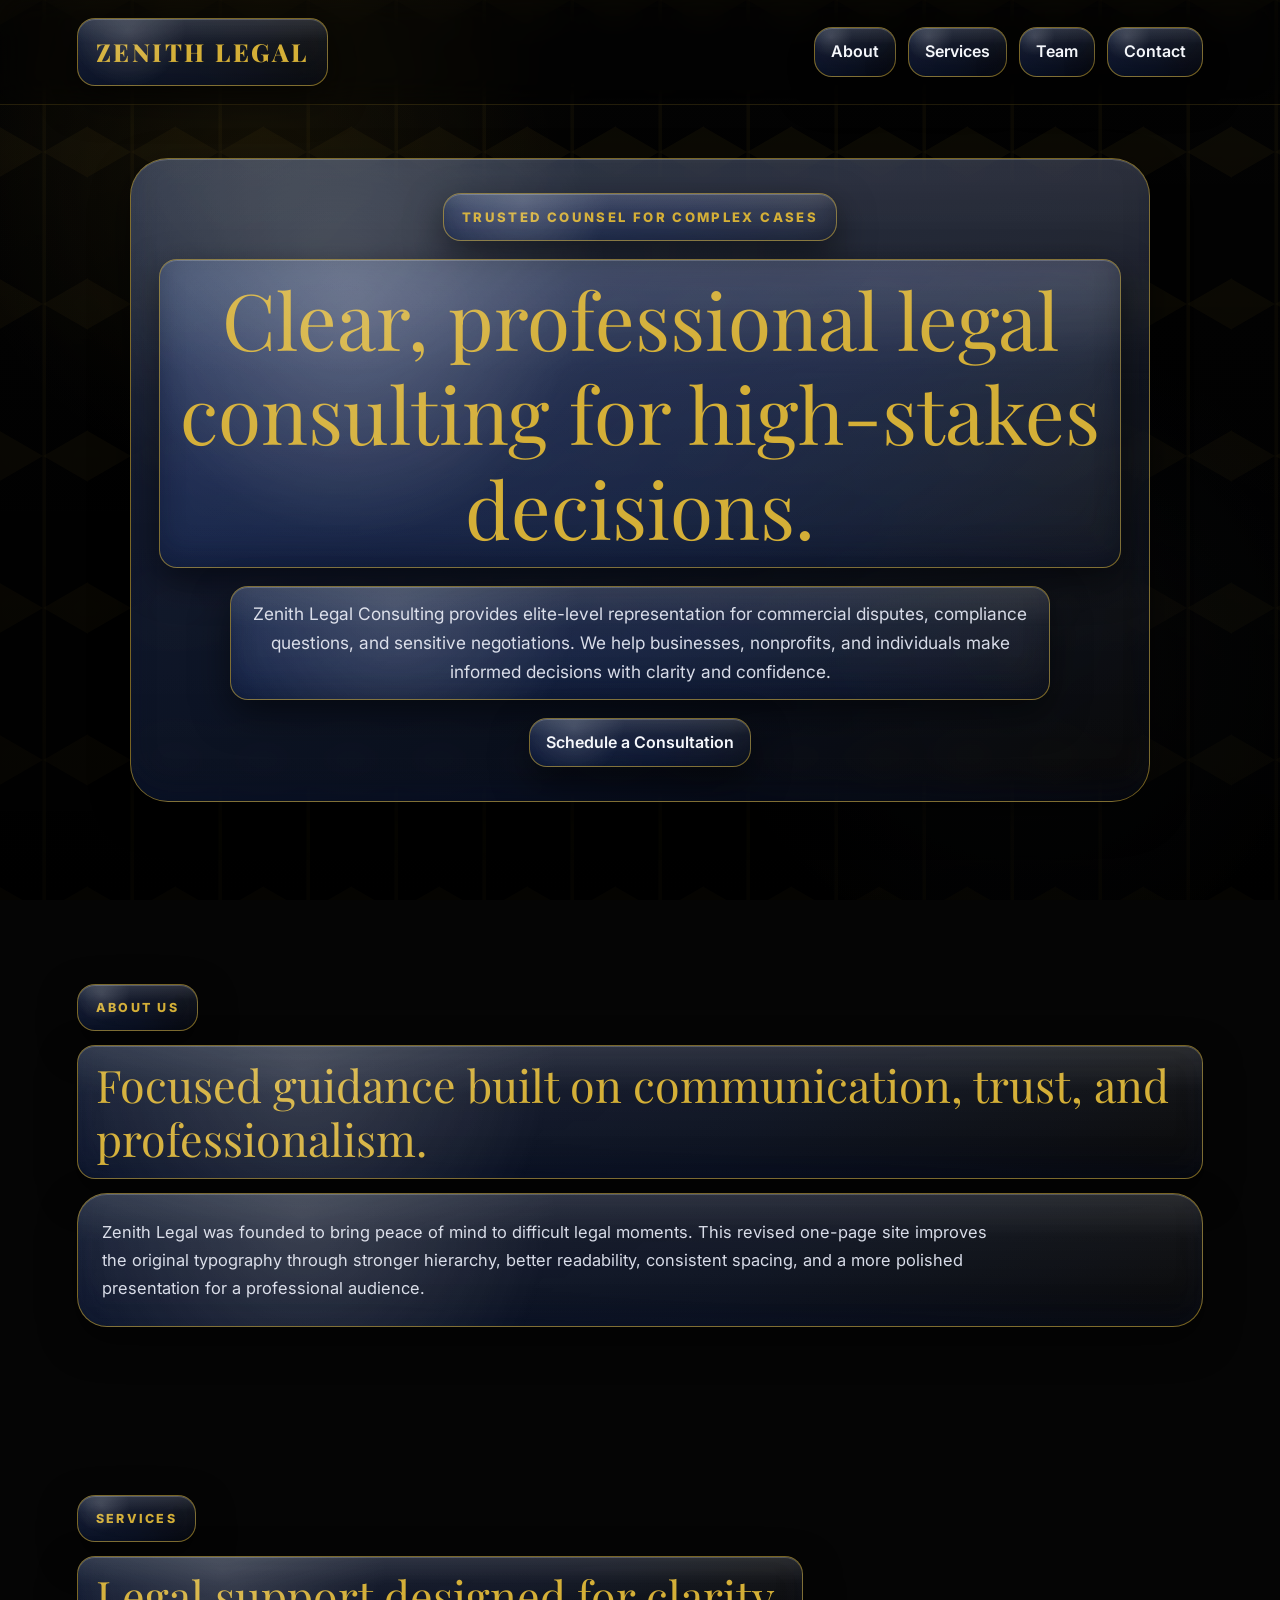
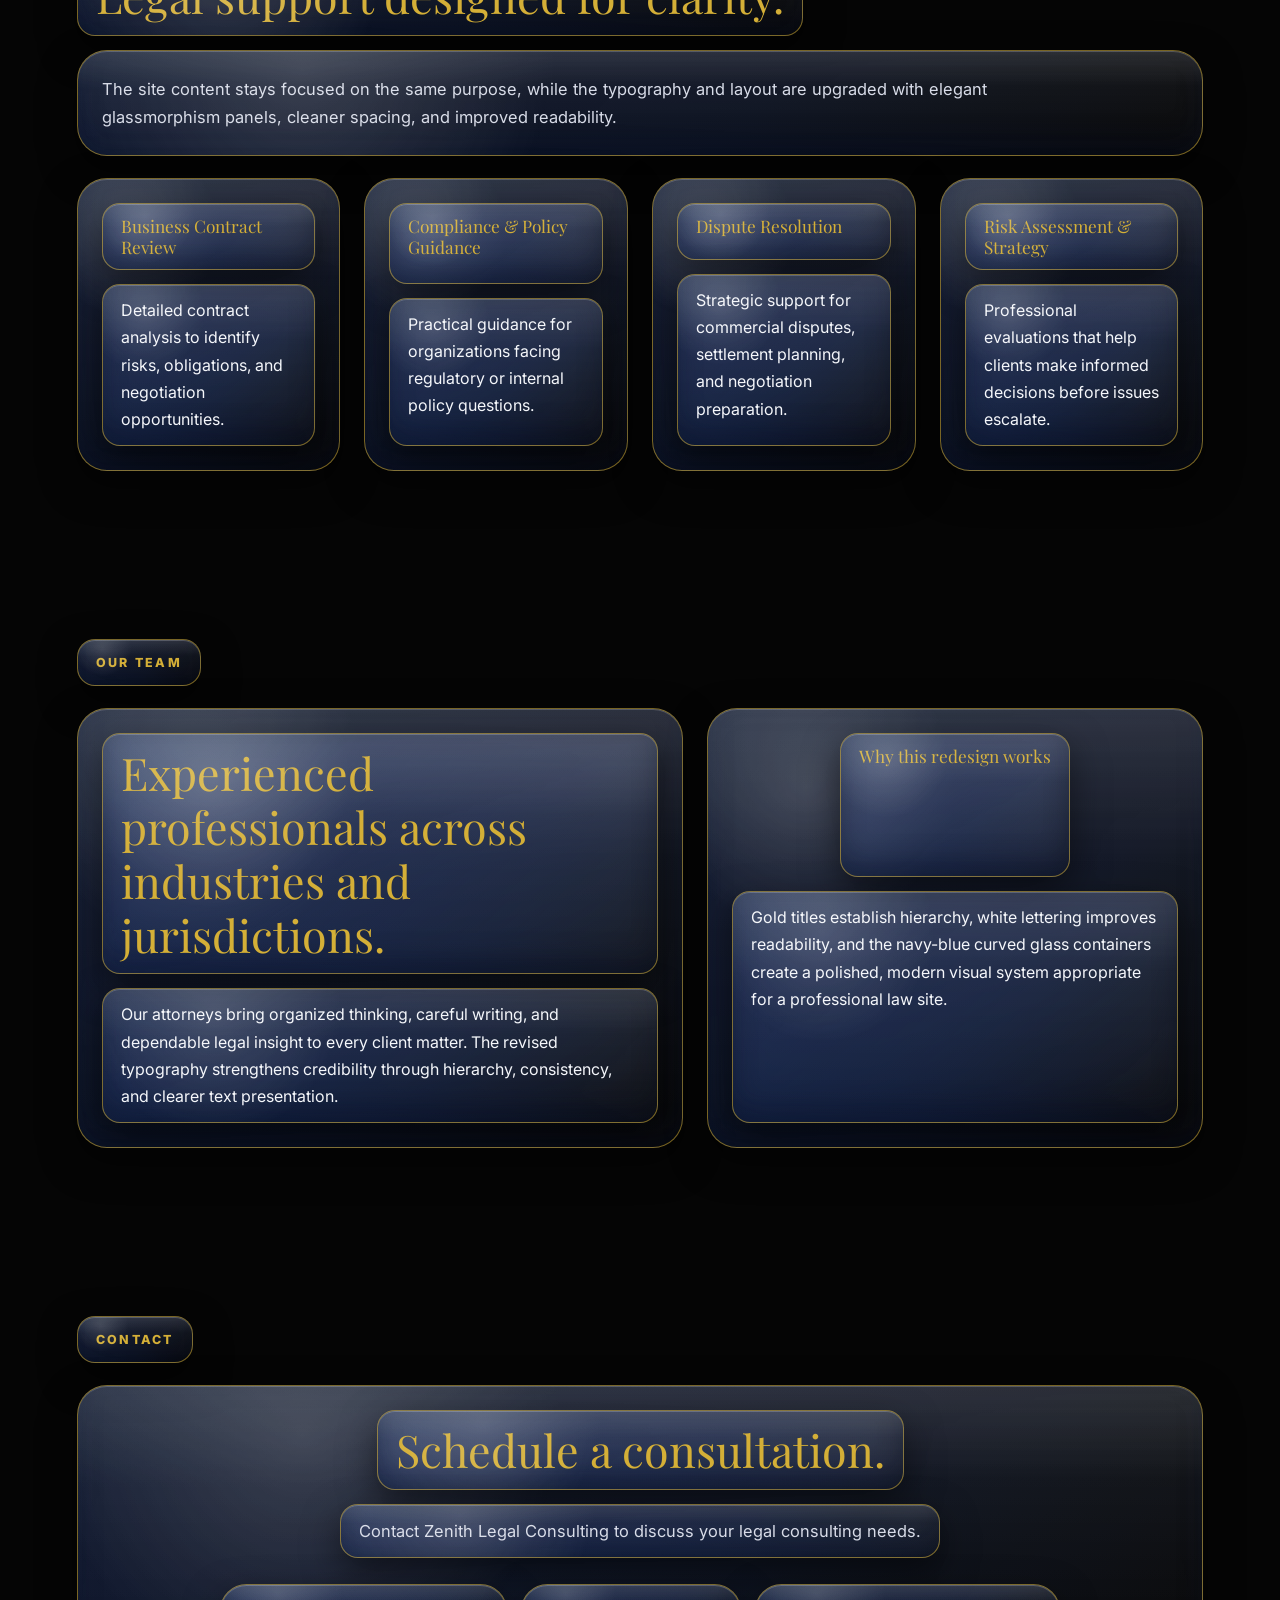
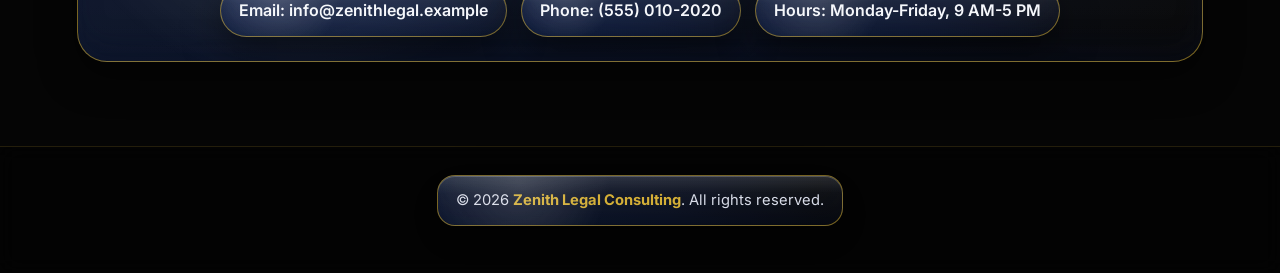
<file: index.html>
<!DOCTYPE html>
<html lang="en">
<head>
  <meta charset="UTF-8" />
  <meta name="viewport" content="width=device-width, initial-scale=1.0" />
  <title>Zenith Legal Consulting</title>

  <link rel="preconnect" href="https://fonts.googleapis.com">
  <link rel="preconnect" href="https://fonts.gstatic.com" crossorigin>
  <link href="https://fonts.googleapis.com/css2?family=Inter:wght@400;500;600;700;800&family=Playfair+Display:wght@600;700;800&display=swap" rel="stylesheet">

  <style>
    :root{
      --black:#050505;
      --black-soft:#0b0b0b;
      --gold:#d4af37;
      --gold-soft:rgba(212,175,55,0.22);
      --white:#f5f7fb;
      --white-soft:#d8dce8;
      --navy-1:rgba(19, 39, 88, 0.48);
      --navy-2:rgba(10, 27, 70, 0.34);
      --navy-3:rgba(35, 72, 150, 0.16);
      --gold-border:rgba(212,175,55,0.55);
      --shadow:0 18px 45px rgba(0,0,0,0.52);
      --blur:blur(18px);
      --radius:26px;
      --container-max:1180px;
    }

    *{
      box-sizing:border-box;
      margin:0;
      padding:0;
    }

    html{
      scroll-behavior:smooth;
    }

    body{
      font-family:"Inter", Arial, sans-serif;
      color:var(--white);
      background-color:var(--black);
      line-height:1.7;
      overflow-x:hidden;
      position:relative;
    }

    /* Black background */
    body::before{
      content:"";
      position:fixed;
      inset:0;
      z-index:-3;
      background:
        radial-gradient(circle at 20% 10%, rgba(212,175,55,0.10), transparent 26%),
        radial-gradient(circle at 80% 75%, rgba(212,175,55,0.08), transparent 24%),
        linear-gradient(180deg, #070707 0%, #040404 100%);
    }

    body::after{
      content:"";
      position:fixed;
      inset:0;
      z-index:-2;
      opacity:0.48;
      background-color:transparent;
      background-image:
        linear-gradient(30deg, rgba(212,175,55,0.22) 12%, transparent 12.5%, transparent 87%, rgba(212,175,55,0.22) 87.5%, rgba(212,175,55,0.22)),
        linear-gradient(150deg, rgba(212,175,55,0.22) 12%, transparent 12.5%, transparent 87%, rgba(212,175,55,0.22) 87.5%, rgba(212,175,55,0.22)),
        linear-gradient(90deg, rgba(212,175,55,0.22) 2%, transparent 2.5%, transparent 98%, rgba(212,175,55,0.22) 98.5%, rgba(212,175,55,0.22));
      background-size: 88px 152px;
      background-position: 0 0, 0 0, 44px 76px;
      filter: drop-shadow(0 0 12px rgba(212,175,55,0.08));
      pointer-events:none;
    }

    .parallax{
      background-attachment:fixed;
      background-position:center;
      background-repeat:no-repeat;
      background-size:cover;
    }

    header{
      position:fixed;
      top:0;
      left:0;
      width:100%;
      z-index:1000;
      padding:18px 6%;
      display:flex;
      align-items:center;
      justify-content:space-between;
      gap:18px;
      background:rgba(0,0,0,0.32);
      border-bottom:1px solid rgba(212,175,55,0.16);
      backdrop-filter:blur(16px);
      -webkit-backdrop-filter:blur(16px);
    }

    .logo-shell{
      display:flex;
      align-items:center;
      gap:12px;
    }

    .logo{
      font-family:"Playfair Display", Georgia, serif;
      color:var(--gold);
      font-size:1.55rem;
      font-weight:800;
      letter-spacing:0.10em;
      text-transform:uppercase;
    }

    nav{
      display:flex;
      flex-wrap:wrap;
      gap:12px;
    }

    /* Main glassmorphism look for containers*/
    .glass,
    .glass-chip,
    .glass-card,
    .hero-panel{
      position:relative;
      overflow:hidden;
      background:
        linear-gradient(180deg, rgba(255,255,255,0.08) 0%, rgba(255,255,255,0.02) 100%),
        linear-gradient(135deg, var(--navy-1) 0%, var(--navy-2) 60%, rgba(0,0,0,0.18) 100%);
      border:1px solid var(--gold-border);
      box-shadow:
        inset 0 1px 0 rgba(255,255,255,0.20),
        inset 0 -16px 24px rgba(7,16,45,0.25),
        0 14px 36px rgba(0,0,0,0.50);
      backdrop-filter:var(--blur);
      -webkit-backdrop-filter:var(--blur);
    }

    .glass::before,
    .glass-chip::before,
    .glass-card::before,
    .hero-panel::before{
      content:"";
      position:absolute;
      inset:0;
      border-radius:inherit;
      background:
        radial-gradient(circle at 20% 18%, rgba(255,255,255,0.20), transparent 28%),
        linear-gradient(180deg, rgba(255,255,255,0.12), transparent 36%);
      opacity:0.75;
      pointer-events:none;
    }

    .glass{
      display:inline-block;
      border-radius:18px;
      padding:12px 18px;
    }

    .glass-chip{
      display:inline-flex;
      align-items:center;
      justify-content:center;
      min-height:46px;
      border-radius:18px;
      padding:10px 16px;
      color:var(--white);
      font-weight:600;
      text-decoration:none;
      transition:transform 0.25s ease, border-color 0.25s ease;
    }

    .glass-chip:hover{
      transform:translateY(-2px);
      border-color:rgba(212,175,55,0.9);
      color:var(--gold);
    }

    .hero{
      min-height:100vh;
      display:flex;
      align-items:center;
      justify-content:center;
      text-align:center;
      padding:148px 6% 88px;
      background-image:
        linear-gradient(rgba(0,0,0,0.52), rgba(0,0,0,0.78)),
        radial-gradient(circle at 20% 20%, rgba(212,175,55,0.12), transparent 24%),
        radial-gradient(circle at 80% 72%, rgba(20,50,115,0.18), transparent 26%);
    }

    .hero-panel{
      width:min(1020px, 100%);
      border-radius:38px;
      padding:34px 28px 34px;
      display:grid;
      gap:18px;
      justify-items:center;
      transform:translateZ(0);
    }

    .eyebrow{
      color:var(--gold);
      text-transform:uppercase;
      letter-spacing:0.18em;
      font-weight:800;
      font-size:0.82rem;
    }

    h1, h2, h3{
      font-family:"Playfair Display", Georgia, serif;
      color:var(--gold);
      line-height:1.2;
      font-weight:400;
    }

    h1{
      font-size:clamp(2.5rem, 7vw, 4.9rem);
    }

    h2{
      font-size:clamp(1.9rem, 4vw, 2.8rem);
    }

    h3{
      font-size:1.08rem;
    }

    p{
      color:var(--white);
      font-size:1rem;
    }

    .hero-copy{
      max-width:820px;
      color:var(--white-soft);
      font-size:1.08rem;
    }

    .section-shell{
      padding:84px 6%;
      background-image:
        linear-gradient(rgba(5,5,5,0.68), rgba(5,5,5,0.82));
    }

    .content{
      max-width:var(--container-max);
      margin:0 auto;
      display:grid;
      gap:22px;
    }

    .section-stack{
      display:grid;
      gap:14px;
      justify-items:start;
    }

    .center-stack{
      display:grid;
      gap:14px;
      justify-items:center;
    }

    .section-label{
      color:var(--gold);
      text-transform:uppercase;
      letter-spacing:0.18em;
      font-weight:800;
      font-size:0.78rem;
    }

    .body-panel{
      width:100%;
    }

    .glass-card{
      border-radius:30px;
      padding:24px;
      transition:transform 0.28s ease, border-color 0.28s ease, box-shadow 0.28s ease;
    }

    .glass-card:hover{
      transform:translateY(-6px);
      border-color:rgba(212,175,55,0.95);
      box-shadow:
        inset 0 1px 0 rgba(255,255,255,0.20),
        inset 0 -16px 24px rgba(7,16,45,0.25),
        0 22px 44px rgba(0,0,0,0.54);
    }

    .lead{
      color:var(--white-soft);
      max-width:900px;
      font-size:1.03rem;
    }

    .grid{
      display:grid;
      grid-template-columns:repeat(4, 1fr);
      gap:24px;
    }

    .service-box{
      display:grid;
      gap:14px;
    }

    .split{
      display:grid;
      grid-template-columns:1.1fr 0.9fr;
      gap:24px;
    }

    .contact-row{
      display:flex;
      flex-wrap:wrap;
      gap:14px;
      margin-top:12px;
    }

    .pill{
      border-radius:999px;
      padding:12px 18px;
      display:inline-flex;
      align-items:center;
      justify-content:center;
      color:var(--white);
      font-weight:600;
    }

    .footer{
      padding:28px 6% 38px;
      text-align:center;
      border-top:1px solid rgba(212,175,55,0.16);
      background:rgba(0,0,0,0.38);
      backdrop-filter:blur(10px);
      -webkit-backdrop-filter:blur(10px);
    }

    .footer p{
      color:var(--white-soft);
      font-size:0.92rem;
    }

    .footer strong{
      color:var(--gold);
    }

    @media (max-width: 1020px){
      .grid{
        grid-template-columns:repeat(2, 1fr);
      }

      .split{
        grid-template-columns:1fr;
      }
    }

    @media (max-width: 760px){
      header{
        flex-direction:column;
        align-items:flex-start;
      }

      .hero{
        min-height:auto;
        padding-top:178px;
      }
    }

    @media (max-width: 560px){
      .grid{
        grid-template-columns:1fr;
      }

      .hero-panel{
        padding:24px 18px;
      }

      h1{
        font-size:2.2rem;
      }

      .hero-copy, .lead{
        font-size:0.98rem;
      }
    }
  </style>
</head>
<body>
  <header>
    <div class="logo-shell">
      <div class="glass logo">Zenith Legal</div>
    </div>

    <nav aria-label="Main Navigation">
      <a class="glass-chip" href="#about">About</a>
      <a class="glass-chip" href="#services">Services</a>
      <a class="glass-chip" href="#team">Team</a>
      <a class="glass-chip" href="#contact">Contact</a>
    </nav>
  </header>

  <section class="hero parallax">
    <div class="hero-panel">
      <div class="glass eyebrow">Trusted counsel for complex cases</div>
      <div class="glass"><h1>Clear, professional legal consulting for high-stakes decisions.</h1></div>
      <div class="glass hero-copy">
        Zenith Legal Consulting provides elite-level representation for commercial disputes,
        compliance questions, and sensitive negotiations. We help businesses, nonprofits,
        and individuals make informed decisions with clarity and confidence.
      </div>
      <a class="glass-chip" href="#contact">Schedule a Consultation</a>
    </div>
  </section>

  <main>
    <section id="about" class="section-shell parallax">
      <div class="content">
        <div class="section-stack">
          <div class="glass section-label">About Us</div>
          <div class="glass"><h2>Focused guidance built on communication, trust, and professionalism.</h2></div>
          <div class="glass-card body-panel">
            <p class="lead">
              Zenith Legal was founded to bring peace of mind to difficult legal moments.
              This revised one-page site improves the original typography through stronger hierarchy,
              better readability, consistent spacing, and a more polished presentation for a professional audience.
            </p>
          </div>
        </div>
      </div>
    </section>

    <section id="services" class="section-shell parallax">
      <div class="content">
        <div class="section-stack">
          <div class="glass section-label">Services</div>
          <div class="glass"><h2>Legal support designed for clarity.</h2></div>
          <div class="glass-card body-panel">
            <p class="lead">
              The site content stays focused on the same purpose, while the typography and layout are upgraded
              with elegant glassmorphism panels, cleaner spacing, and improved readability.
            </p>
          </div>
        </div>

        <div class="grid">
          <article class="glass-card service-box">
            <div class="glass"><h3>Business Contract Review</h3></div>
            <div class="glass">
              <p>Detailed contract analysis to identify risks, obligations, and negotiation opportunities.</p>
            </div>
          </article>

          <article class="glass-card service-box">
            <div class="glass"><h3>Compliance &amp; Policy Guidance</h3></div>
            <div class="glass">
              <p>Practical guidance for organizations facing regulatory or internal policy questions.</p>
            </div>
          </article>

          <article class="glass-card service-box">
            <div class="glass"><h3>Dispute Resolution</h3></div>
            <div class="glass">
              <p>Strategic support for commercial disputes, settlement planning, and negotiation preparation.</p>
            </div>
          </article>

          <article class="glass-card service-box">
            <div class="glass"><h3>Risk Assessment &amp; Strategy</h3></div>
            <div class="glass">
              <p>Professional evaluations that help clients make informed decisions before issues escalate.</p>
            </div>
          </article>
        </div>
      </div>
    </section>

    <section id="team" class="section-shell parallax">
      <div class="content">
        <div class="section-stack">
          <div class="glass section-label">Our Team</div>
        </div>

        <div class="split">
          <article class="glass-card center-stack">
            <div class="glass"><h2>Experienced professionals across industries and jurisdictions.</h2></div>
            <div class="glass">
              <p>
                Our attorneys bring organized thinking, careful writing, and dependable legal insight
                to every client matter. The revised typography strengthens credibility through hierarchy,
                consistency, and clearer text presentation.
              </p>
            </div>
          </article>

          <article class="glass-card center-stack">
            <div class="glass"><h3>Why this redesign works</h3></div>
            <div class="glass">
              <p>
                Gold titles establish hierarchy, white lettering improves readability, and the navy-blue
                curved glass containers create a polished, modern visual system appropriate for a professional law site.
              </p>
            </div>
          </article>
        </div>
      </div>
    </section>

    <section id="contact" class="section-shell parallax">
      <div class="content">
        <div class="section-stack">
          <div class="glass section-label">Contact</div>
        </div>

        <div class="glass-card center-stack">
          <div class="glass"><h2>Schedule a consultation.</h2></div>
          <div class="glass">
            <p class="lead">Contact Zenith Legal Consulting to discuss your legal consulting needs.</p>
          </div>

          <div class="contact-row">
            <div class="glass pill">Email: info@zenithlegal.example</div>
            <div class="glass pill">Phone: (555) 010-2020</div>
            <div class="glass pill">Hours: Monday-Friday, 9 AM-5 PM</div>
          </div>
        </div>
      </div>
    </section>
  </main>

  <footer class="footer">
    <div class="glass">
      <p>© 2026 <strong>Zenith Legal Consulting</strong>. All rights reserved.</p>
    </div>
  </footer>
</body>
</html>
</file>
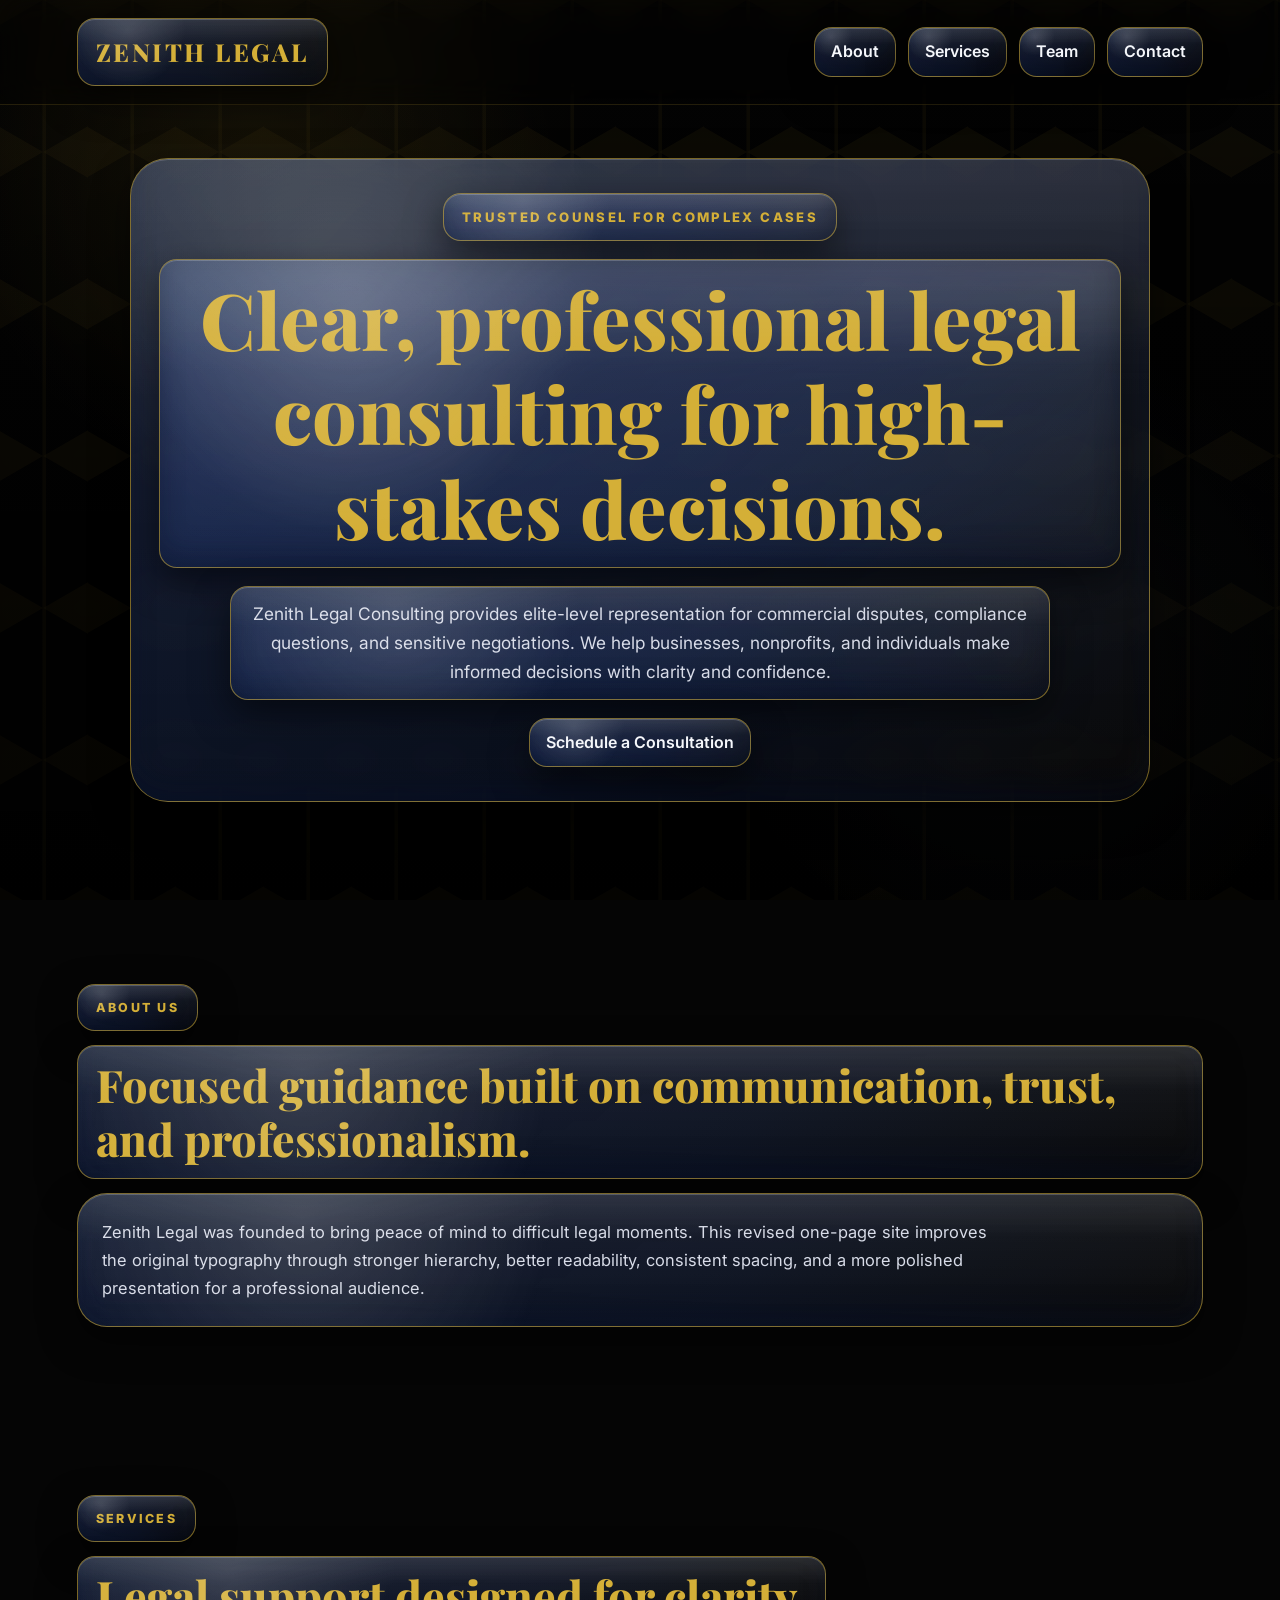
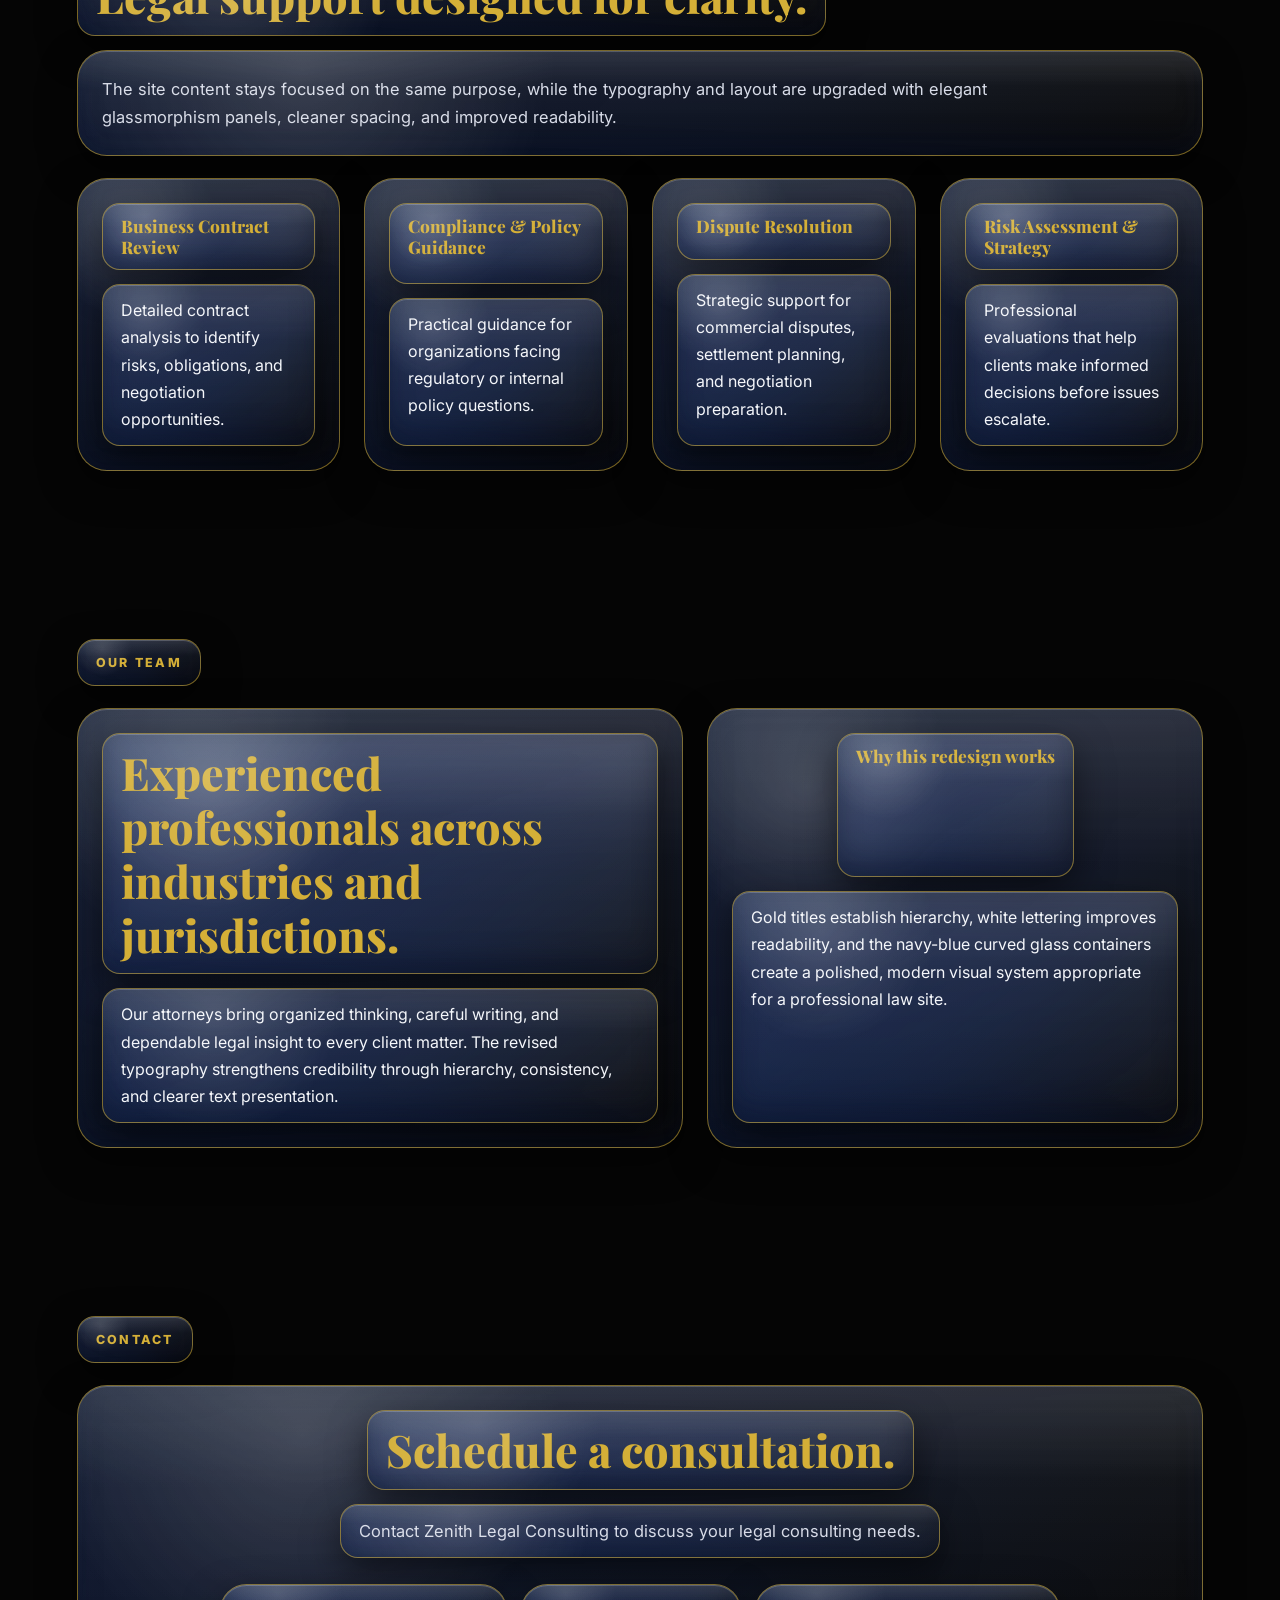
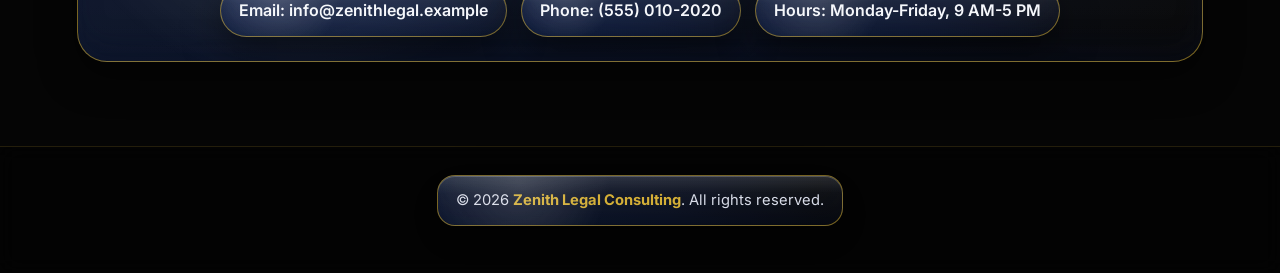
<file: index (1).html>
<!DOCTYPE html>
<html lang="en">
<head>
  <meta charset="UTF-8" />
  <meta name="viewport" content="width=device-width, initial-scale=1.0" />
  <title>Zenith Legal Consulting</title>

  <link rel="preconnect" href="https://fonts.googleapis.com">
  <link rel="preconnect" href="https://fonts.gstatic.com" crossorigin>
  <link href="https://fonts.googleapis.com/css2?family=Inter:wght@400;500;600;700;800&family=Playfair+Display:wght@600;700;800&display=swap" rel="stylesheet">

  <style>
    :root{
      --black:#050505;
      --black-soft:#0b0b0b;
      --gold:#d4af37;
      --gold-soft:rgba(212,175,55,0.22);
      --white:#f5f7fb;
      --white-soft:#d8dce8;
      --navy-1:rgba(19, 39, 88, 0.48);
      --navy-2:rgba(10, 27, 70, 0.34);
      --navy-3:rgba(35, 72, 150, 0.16);
      --gold-border:rgba(212,175,55,0.55);
      --shadow:0 18px 45px rgba(0,0,0,0.52);
      --blur:blur(18px);
      --radius:26px;
      --container-max:1180px;
    }

    *{
      box-sizing:border-box;
      margin:0;
      padding:0;
    }

    html{
      scroll-behavior:smooth;
    }

    body{
      font-family:"Inter", Arial, sans-serif;
      color:var(--white);
      background-color:var(--black);
      line-height:1.7;
      overflow-x:hidden;
      position:relative;
    }

    /* Black + gold honeycomb background */
    body::before{
      content:"";
      position:fixed;
      inset:0;
      z-index:-3;
      background:
        radial-gradient(circle at 20% 10%, rgba(212,175,55,0.10), transparent 26%),
        radial-gradient(circle at 80% 75%, rgba(212,175,55,0.08), transparent 24%),
        linear-gradient(180deg, #070707 0%, #040404 100%);
    }

    body::after{
      content:"";
      position:fixed;
      inset:0;
      z-index:-2;
      opacity:0.48;
      background-color:transparent;
      background-image:
        linear-gradient(30deg, rgba(212,175,55,0.22) 12%, transparent 12.5%, transparent 87%, rgba(212,175,55,0.22) 87.5%, rgba(212,175,55,0.22)),
        linear-gradient(150deg, rgba(212,175,55,0.22) 12%, transparent 12.5%, transparent 87%, rgba(212,175,55,0.22) 87.5%, rgba(212,175,55,0.22)),
        linear-gradient(90deg, rgba(212,175,55,0.22) 2%, transparent 2.5%, transparent 98%, rgba(212,175,55,0.22) 98.5%, rgba(212,175,55,0.22));
      background-size: 88px 152px;
      background-position: 0 0, 0 0, 44px 76px;
      filter: drop-shadow(0 0 12px rgba(212,175,55,0.08));
      pointer-events:none;
    }

    .parallax{
      background-attachment:fixed;
      background-position:center;
      background-repeat:no-repeat;
      background-size:cover;
    }

    header{
      position:fixed;
      top:0;
      left:0;
      width:100%;
      z-index:1000;
      padding:18px 6%;
      display:flex;
      align-items:center;
      justify-content:space-between;
      gap:18px;
      background:rgba(0,0,0,0.32);
      border-bottom:1px solid rgba(212,175,55,0.16);
      backdrop-filter:blur(16px);
      -webkit-backdrop-filter:blur(16px);
    }

    .logo-shell{
      display:flex;
      align-items:center;
      gap:12px;
    }

    .logo{
      font-family:"Playfair Display", Georgia, serif;
      color:var(--gold);
      font-size:1.55rem;
      font-weight:800;
      letter-spacing:0.10em;
      text-transform:uppercase;
    }

    nav{
      display:flex;
      flex-wrap:wrap;
      gap:12px;
    }

    /* Main glassmorphism look, inspired by screenshot 1 */
    .glass,
    .glass-chip,
    .glass-card,
    .hero-panel{
      position:relative;
      overflow:hidden;
      background:
        linear-gradient(180deg, rgba(255,255,255,0.08) 0%, rgba(255,255,255,0.02) 100%),
        linear-gradient(135deg, var(--navy-1) 0%, var(--navy-2) 60%, rgba(0,0,0,0.18) 100%);
      border:1px solid var(--gold-border);
      box-shadow:
        inset 0 1px 0 rgba(255,255,255,0.20),
        inset 0 -16px 24px rgba(7,16,45,0.25),
        0 14px 36px rgba(0,0,0,0.50);
      backdrop-filter:var(--blur);
      -webkit-backdrop-filter:var(--blur);
    }

    .glass::before,
    .glass-chip::before,
    .glass-card::before,
    .hero-panel::before{
      content:"";
      position:absolute;
      inset:0;
      border-radius:inherit;
      background:
        radial-gradient(circle at 20% 18%, rgba(255,255,255,0.20), transparent 28%),
        linear-gradient(180deg, rgba(255,255,255,0.12), transparent 36%);
      opacity:0.75;
      pointer-events:none;
    }

    .glass{
      display:inline-block;
      border-radius:18px;
      padding:12px 18px;
    }

    .glass-chip{
      display:inline-flex;
      align-items:center;
      justify-content:center;
      min-height:46px;
      border-radius:18px;
      padding:10px 16px;
      color:var(--white);
      font-weight:600;
      text-decoration:none;
      transition:transform 0.25s ease, border-color 0.25s ease;
    }

    .glass-chip:hover{
      transform:translateY(-2px);
      border-color:rgba(212,175,55,0.9);
      color:var(--gold);
    }

    .hero{
      min-height:100vh;
      display:flex;
      align-items:center;
      justify-content:center;
      text-align:center;
      padding:148px 6% 88px;
      background-image:
        linear-gradient(rgba(0,0,0,0.52), rgba(0,0,0,0.78)),
        radial-gradient(circle at 20% 20%, rgba(212,175,55,0.12), transparent 24%),
        radial-gradient(circle at 80% 72%, rgba(20,50,115,0.18), transparent 26%);
    }

    .hero-panel{
      width:min(1020px, 100%);
      border-radius:38px;
      padding:34px 28px 34px;
      display:grid;
      gap:18px;
      justify-items:center;
      transform:translateZ(0);
    }

    .eyebrow{
      color:var(--gold);
      text-transform:uppercase;
      letter-spacing:0.18em;
      font-weight:800;
      font-size:0.82rem;
    }

    h1, h2, h3{
      font-family:"Playfair Display", Georgia, serif;
      color:var(--gold);
      line-height:1.2;
      font-weight:800;
    }

    h1{
      font-size:clamp(2.5rem, 7vw, 4.9rem);
    }

    h2{
      font-size:clamp(1.9rem, 4vw, 2.8rem);
    }

    h3{
      font-size:1.08rem;
    }

    p{
      color:var(--white);
      font-size:1rem;
    }

    .hero-copy{
      max-width:820px;
      color:var(--white-soft);
      font-size:1.08rem;
    }

    .section-shell{
      padding:84px 6%;
      background-image:
        linear-gradient(rgba(5,5,5,0.68), rgba(5,5,5,0.82));
    }

    .content{
      max-width:var(--container-max);
      margin:0 auto;
      display:grid;
      gap:22px;
    }

    .section-stack{
      display:grid;
      gap:14px;
      justify-items:start;
    }

    .center-stack{
      display:grid;
      gap:14px;
      justify-items:center;
    }

    .section-label{
      color:var(--gold);
      text-transform:uppercase;
      letter-spacing:0.18em;
      font-weight:800;
      font-size:0.78rem;
    }

    .body-panel{
      width:100%;
    }

    .glass-card{
      border-radius:30px;
      padding:24px;
      transition:transform 0.28s ease, border-color 0.28s ease, box-shadow 0.28s ease;
    }

    .glass-card:hover{
      transform:translateY(-6px);
      border-color:rgba(212,175,55,0.95);
      box-shadow:
        inset 0 1px 0 rgba(255,255,255,0.20),
        inset 0 -16px 24px rgba(7,16,45,0.25),
        0 22px 44px rgba(0,0,0,0.54);
    }

    .lead{
      color:var(--white-soft);
      max-width:900px;
      font-size:1.03rem;
    }

    .grid{
      display:grid;
      grid-template-columns:repeat(4, 1fr);
      gap:24px;
    }

    .service-box{
      display:grid;
      gap:14px;
    }

    .split{
      display:grid;
      grid-template-columns:1.1fr 0.9fr;
      gap:24px;
    }

    .contact-row{
      display:flex;
      flex-wrap:wrap;
      gap:14px;
      margin-top:12px;
    }

    .pill{
      border-radius:999px;
      padding:12px 18px;
      display:inline-flex;
      align-items:center;
      justify-content:center;
      color:var(--white);
      font-weight:600;
    }

    .footer{
      padding:28px 6% 38px;
      text-align:center;
      border-top:1px solid rgba(212,175,55,0.16);
      background:rgba(0,0,0,0.38);
      backdrop-filter:blur(10px);
      -webkit-backdrop-filter:blur(10px);
    }

    .footer p{
      color:var(--white-soft);
      font-size:0.92rem;
    }

    .footer strong{
      color:var(--gold);
    }

    @media (max-width: 1020px){
      .grid{
        grid-template-columns:repeat(2, 1fr);
      }

      .split{
        grid-template-columns:1fr;
      }
    }

    @media (max-width: 760px){
      header{
        flex-direction:column;
        align-items:flex-start;
      }

      .hero{
        min-height:auto;
        padding-top:178px;
      }
    }

    @media (max-width: 560px){
      .grid{
        grid-template-columns:1fr;
      }

      .hero-panel{
        padding:24px 18px;
      }

      h1{
        font-size:2.2rem;
      }

      .hero-copy, .lead{
        font-size:0.98rem;
      }
    }
  </style>
</head>
<body>
  <header>
    <div class="logo-shell">
      <div class="glass logo">Zenith Legal</div>
    </div>

    <nav aria-label="Main Navigation">
      <a class="glass-chip" href="#about">About</a>
      <a class="glass-chip" href="#services">Services</a>
      <a class="glass-chip" href="#team">Team</a>
      <a class="glass-chip" href="#contact">Contact</a>
    </nav>
  </header>

  <section class="hero parallax">
    <div class="hero-panel">
      <div class="glass eyebrow">Trusted counsel for complex cases</div>
      <div class="glass"><h1>Clear, professional legal consulting for high-stakes decisions.</h1></div>
      <div class="glass hero-copy">
        Zenith Legal Consulting provides elite-level representation for commercial disputes,
        compliance questions, and sensitive negotiations. We help businesses, nonprofits,
        and individuals make informed decisions with clarity and confidence.
      </div>
      <a class="glass-chip" href="#contact">Schedule a Consultation</a>
    </div>
  </section>

  <main>
    <section id="about" class="section-shell parallax">
      <div class="content">
        <div class="section-stack">
          <div class="glass section-label">About Us</div>
          <div class="glass"><h2>Focused guidance built on communication, trust, and professionalism.</h2></div>
          <div class="glass-card body-panel">
            <p class="lead">
              Zenith Legal was founded to bring peace of mind to difficult legal moments.
              This revised one-page site improves the original typography through stronger hierarchy,
              better readability, consistent spacing, and a more polished presentation for a professional audience.
            </p>
          </div>
        </div>
      </div>
    </section>

    <section id="services" class="section-shell parallax">
      <div class="content">
        <div class="section-stack">
          <div class="glass section-label">Services</div>
          <div class="glass"><h2>Legal support designed for clarity.</h2></div>
          <div class="glass-card body-panel">
            <p class="lead">
              The site content stays focused on the same purpose, while the typography and layout are upgraded
              with elegant glassmorphism panels, cleaner spacing, and improved readability.
            </p>
          </div>
        </div>

        <div class="grid">
          <article class="glass-card service-box">
            <div class="glass"><h3>Business Contract Review</h3></div>
            <div class="glass">
              <p>Detailed contract analysis to identify risks, obligations, and negotiation opportunities.</p>
            </div>
          </article>

          <article class="glass-card service-box">
            <div class="glass"><h3>Compliance &amp; Policy Guidance</h3></div>
            <div class="glass">
              <p>Practical guidance for organizations facing regulatory or internal policy questions.</p>
            </div>
          </article>

          <article class="glass-card service-box">
            <div class="glass"><h3>Dispute Resolution</h3></div>
            <div class="glass">
              <p>Strategic support for commercial disputes, settlement planning, and negotiation preparation.</p>
            </div>
          </article>

          <article class="glass-card service-box">
            <div class="glass"><h3>Risk Assessment &amp; Strategy</h3></div>
            <div class="glass">
              <p>Professional evaluations that help clients make informed decisions before issues escalate.</p>
            </div>
          </article>
        </div>
      </div>
    </section>

    <section id="team" class="section-shell parallax">
      <div class="content">
        <div class="section-stack">
          <div class="glass section-label">Our Team</div>
        </div>

        <div class="split">
          <article class="glass-card center-stack">
            <div class="glass"><h2>Experienced professionals across industries and jurisdictions.</h2></div>
            <div class="glass">
              <p>
                Our attorneys bring organized thinking, careful writing, and dependable legal insight
                to every client matter. The revised typography strengthens credibility through hierarchy,
                consistency, and clearer text presentation.
              </p>
            </div>
          </article>

          <article class="glass-card center-stack">
            <div class="glass"><h3>Why this redesign works</h3></div>
            <div class="glass">
              <p>
                Gold titles establish hierarchy, white lettering improves readability, and the navy-blue
                curved glass containers create a polished, modern visual system appropriate for a professional law site.
              </p>
            </div>
          </article>
        </div>
      </div>
    </section>

    <section id="contact" class="section-shell parallax">
      <div class="content">
        <div class="section-stack">
          <div class="glass section-label">Contact</div>
        </div>

        <div class="glass-card center-stack">
          <div class="glass"><h2>Schedule a consultation.</h2></div>
          <div class="glass">
            <p class="lead">Contact Zenith Legal Consulting to discuss your legal consulting needs.</p>
          </div>

          <div class="contact-row">
            <div class="glass pill">Email: info@zenithlegal.example</div>
            <div class="glass pill">Phone: (555) 010-2020</div>
            <div class="glass pill">Hours: Monday-Friday, 9 AM-5 PM</div>
          </div>
        </div>
      </div>
    </section>
  </main>

  <footer class="footer">
    <div class="glass">
      <p>© 2026 <strong>Zenith Legal Consulting</strong>. All rights reserved.</p>
    </div>
  </footer>
</body>
</html>
</file>
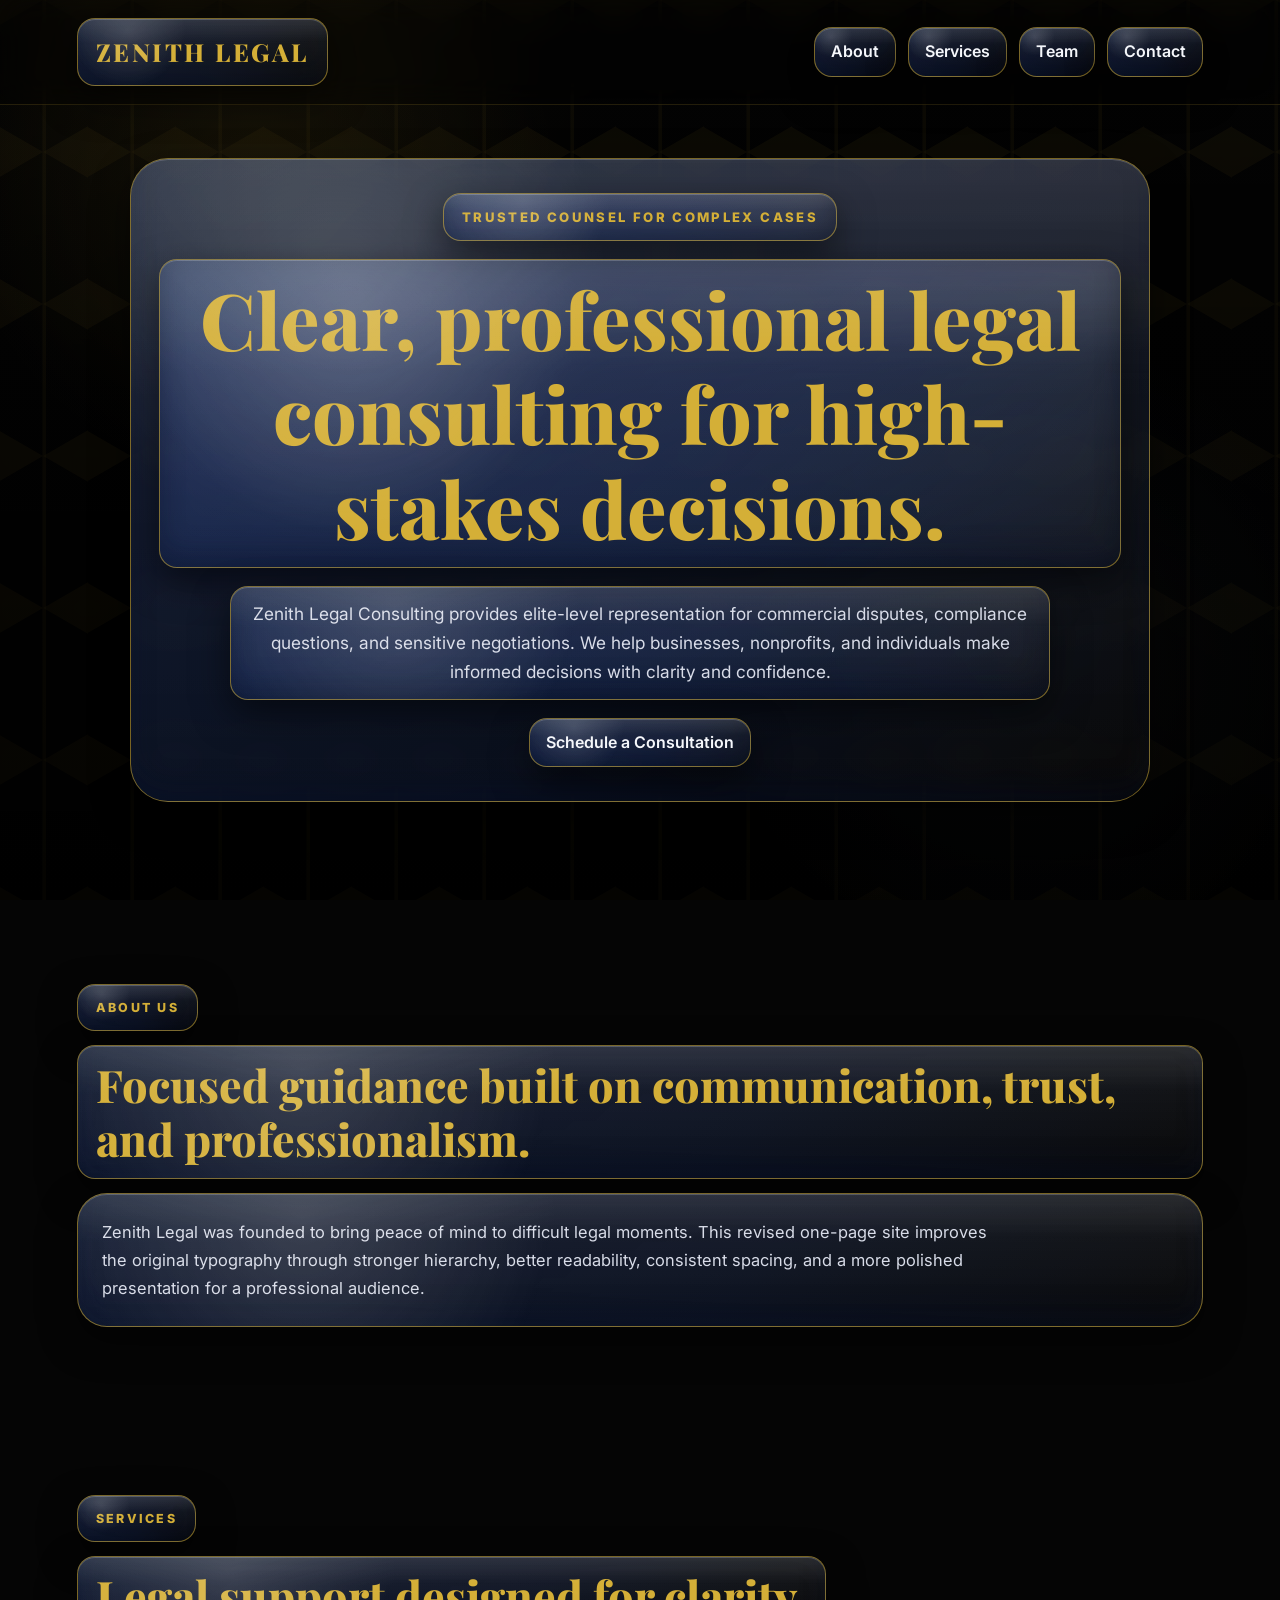
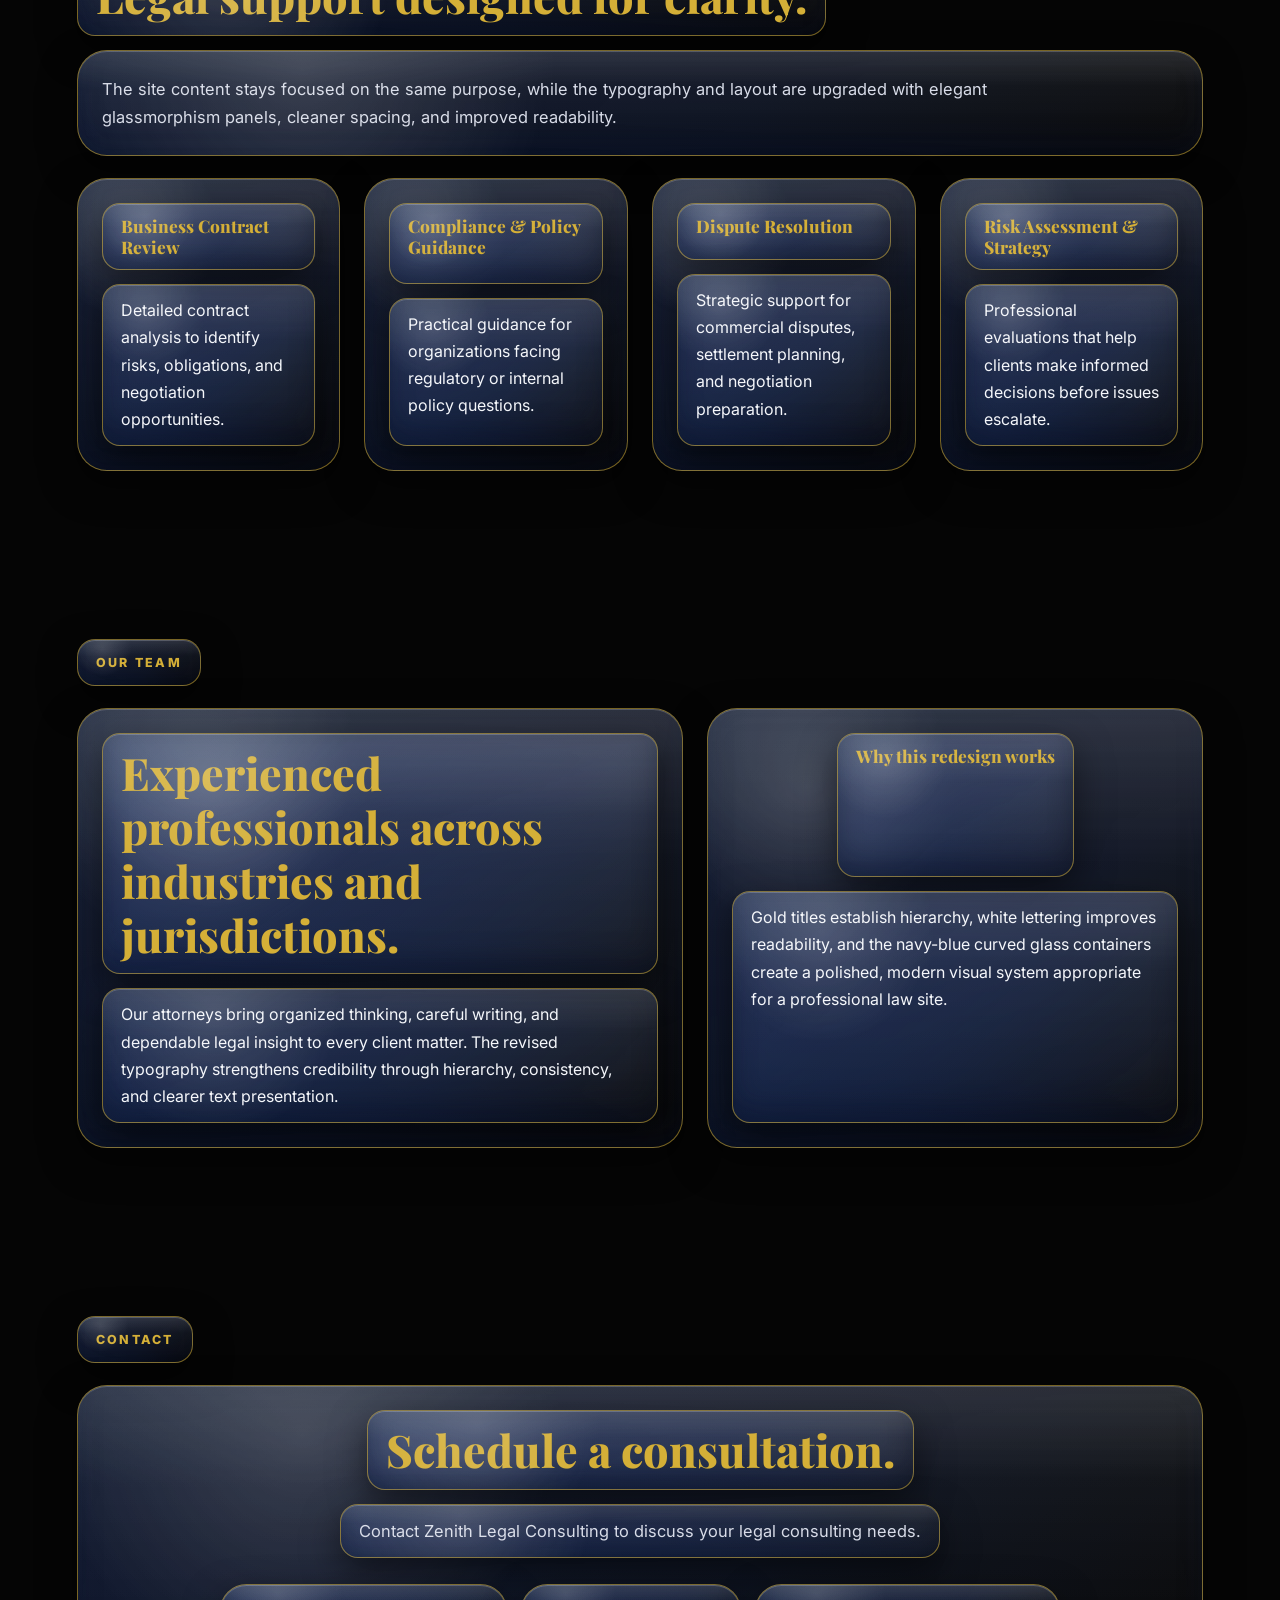
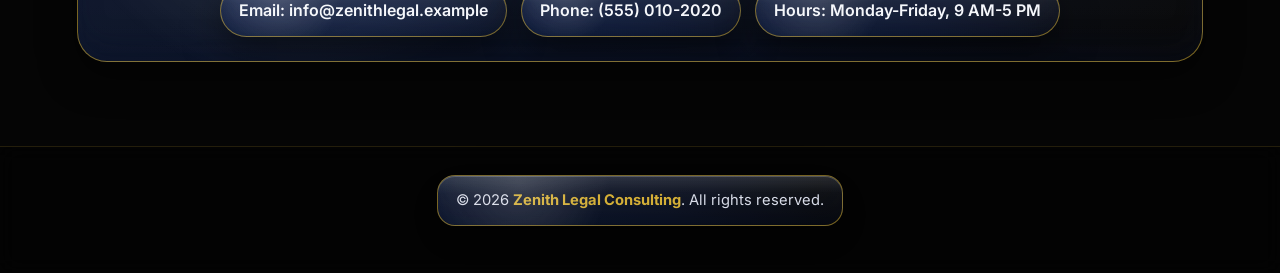
<file: index2.html>
<!DOCTYPE html>
<html lang="en">
<head>
  <meta charset="UTF-8" />
  <meta name="viewport" content="width=device-width, initial-scale=1.0" />
  <title>Zenith Legal Consulting</title>

  <link rel="preconnect" href="https://fonts.googleapis.com">
  <link rel="preconnect" href="https://fonts.gstatic.com" crossorigin>
  <link href="https://fonts.googleapis.com/css2?family=Inter:wght@400;500;600;700;800&family=Playfair+Display:wght@600;700;800&display=swap" rel="stylesheet">

  <style>
    :root{
      --black:#050505;
      --black-soft:#0b0b0b;
      --gold:#d4af37;
      --gold-soft:rgba(212,175,55,0.22);
      --white:#f5f7fb;
      --white-soft:#d8dce8;
      --navy-1:rgba(19, 39, 88, 0.48);
      --navy-2:rgba(10, 27, 70, 0.34);
      --navy-3:rgba(35, 72, 150, 0.16);
      --gold-border:rgba(212,175,55,0.55);
      --shadow:0 18px 45px rgba(0,0,0,0.52);
      --blur:blur(18px);
      --radius:26px;
      --container-max:1180px;
    }

    *{
      box-sizing:border-box;
      margin:0;
      padding:0;
    }

    html{
      scroll-behavior:smooth;
    }

    body{
      font-family:"Inter", Arial, sans-serif;
      color:var(--white);
      background-color:var(--black);
      line-height:1.7;
      overflow-x:hidden;
      position:relative;
    }

    /* Black background */
    body::before{
      content:"";
      position:fixed;
      inset:0;
      z-index:-3;
      background:
        radial-gradient(circle at 20% 10%, rgba(212,175,55,0.10), transparent 26%),
        radial-gradient(circle at 80% 75%, rgba(212,175,55,0.08), transparent 24%),
        linear-gradient(180deg, #070707 0%, #040404 100%);
    }

    body::after{
      content:"";
      position:fixed;
      inset:0;
      z-index:-2;
      opacity:0.48;
      background-color:transparent;
      background-image:
        linear-gradient(30deg, rgba(212,175,55,0.22) 12%, transparent 12.5%, transparent 87%, rgba(212,175,55,0.22) 87.5%, rgba(212,175,55,0.22)),
        linear-gradient(150deg, rgba(212,175,55,0.22) 12%, transparent 12.5%, transparent 87%, rgba(212,175,55,0.22) 87.5%, rgba(212,175,55,0.22)),
        linear-gradient(90deg, rgba(212,175,55,0.22) 2%, transparent 2.5%, transparent 98%, rgba(212,175,55,0.22) 98.5%, rgba(212,175,55,0.22));
      background-size: 88px 152px;
      background-position: 0 0, 0 0, 44px 76px;
      filter: drop-shadow(0 0 12px rgba(212,175,55,0.08));
      pointer-events:none;
    }

    .parallax{
      background-attachment:fixed;
      background-position:center;
      background-repeat:no-repeat;
      background-size:cover;
    }

    header{
      position:fixed;
      top:0;
      left:0;
      width:100%;
      z-index:1000;
      padding:18px 6%;
      display:flex;
      align-items:center;
      justify-content:space-between;
      gap:18px;
      background:rgba(0,0,0,0.32);
      border-bottom:1px solid rgba(212,175,55,0.16);
      backdrop-filter:blur(16px);
      -webkit-backdrop-filter:blur(16px);
    }

    .logo-shell{
      display:flex;
      align-items:center;
      gap:12px;
    }

    .logo{
      font-family:"Playfair Display", Georgia, serif;
      color:var(--gold);
      font-size:1.55rem;
      font-weight:800;
      letter-spacing:0.10em;
      text-transform:uppercase;
    }

    nav{
      display:flex;
      flex-wrap:wrap;
      gap:12px;
    }

    /* Main glassmorphism look for containers*/
    .glass,
    .glass-chip,
    .glass-card,
    .hero-panel{
      position:relative;
      overflow:hidden;
      background:
        linear-gradient(180deg, rgba(255,255,255,0.08) 0%, rgba(255,255,255,0.02) 100%),
        linear-gradient(135deg, var(--navy-1) 0%, var(--navy-2) 60%, rgba(0,0,0,0.18) 100%);
      border:1px solid var(--gold-border);
      box-shadow:
        inset 0 1px 0 rgba(255,255,255,0.20),
        inset 0 -16px 24px rgba(7,16,45,0.25),
        0 14px 36px rgba(0,0,0,0.50);
      backdrop-filter:var(--blur);
      -webkit-backdrop-filter:var(--blur);
    }

    .glass::before,
    .glass-chip::before,
    .glass-card::before,
    .hero-panel::before{
      content:"";
      position:absolute;
      inset:0;
      border-radius:inherit;
      background:
        radial-gradient(circle at 20% 18%, rgba(255,255,255,0.20), transparent 28%),
        linear-gradient(180deg, rgba(255,255,255,0.12), transparent 36%);
      opacity:0.75;
      pointer-events:none;
    }

    .glass{
      display:inline-block;
      border-radius:18px;
      padding:12px 18px;
    }

    .glass-chip{
      display:inline-flex;
      align-items:center;
      justify-content:center;
      min-height:46px;
      border-radius:18px;
      padding:10px 16px;
      color:var(--white);
      font-weight:600;
      text-decoration:none;
      transition:transform 0.25s ease, border-color 0.25s ease;
    }

    .glass-chip:hover{
      transform:translateY(-2px);
      border-color:rgba(212,175,55,0.9);
      color:var(--gold);
    }

    .hero{
      min-height:100vh;
      display:flex;
      align-items:center;
      justify-content:center;
      text-align:center;
      padding:148px 6% 88px;
      background-image:
        linear-gradient(rgba(0,0,0,0.52), rgba(0,0,0,0.78)),
        radial-gradient(circle at 20% 20%, rgba(212,175,55,0.12), transparent 24%),
        radial-gradient(circle at 80% 72%, rgba(20,50,115,0.18), transparent 26%);
    }

    .hero-panel{
      width:min(1020px, 100%);
      border-radius:38px;
      padding:34px 28px 34px;
      display:grid;
      gap:18px;
      justify-items:center;
      transform:translateZ(0);
    }

    .eyebrow{
      color:var(--gold);
      text-transform:uppercase;
      letter-spacing:0.18em;
      font-weight:800;
      font-size:0.82rem;
    }

    h1, h2, h3{
      font-family:"Playfair Display", Georgia, serif;
      color:var(--gold);
      line-height:1.2;
      font-weight:800;
    }

    h1{
      font-size:clamp(2.5rem, 7vw, 4.9rem);
    }

    h2{
      font-size:clamp(1.9rem, 4vw, 2.8rem);
    }

    h3{
      font-size:1.08rem;
    }

    p{
      color:var(--white);
      font-size:1rem;
    }

    .hero-copy{
      max-width:820px;
      color:var(--white-soft);
      font-size:1.08rem;
    }

    .section-shell{
      padding:84px 6%;
      background-image:
        linear-gradient(rgba(5,5,5,0.68), rgba(5,5,5,0.82));
    }

    .content{
      max-width:var(--container-max);
      margin:0 auto;
      display:grid;
      gap:22px;
    }

    .section-stack{
      display:grid;
      gap:14px;
      justify-items:start;
    }

    .center-stack{
      display:grid;
      gap:14px;
      justify-items:center;
    }

    .section-label{
      color:var(--gold);
      text-transform:uppercase;
      letter-spacing:0.18em;
      font-weight:800;
      font-size:0.78rem;
    }

    .body-panel{
      width:100%;
    }

    .glass-card{
      border-radius:30px;
      padding:24px;
      transition:transform 0.28s ease, border-color 0.28s ease, box-shadow 0.28s ease;
    }

    .glass-card:hover{
      transform:translateY(-6px);
      border-color:rgba(212,175,55,0.95);
      box-shadow:
        inset 0 1px 0 rgba(255,255,255,0.20),
        inset 0 -16px 24px rgba(7,16,45,0.25),
        0 22px 44px rgba(0,0,0,0.54);
    }

    .lead{
      color:var(--white-soft);
      max-width:900px;
      font-size:1.03rem;
    }

    .grid{
      display:grid;
      grid-template-columns:repeat(4, 1fr);
      gap:24px;
    }

    .service-box{
      display:grid;
      gap:14px;
    }

    .split{
      display:grid;
      grid-template-columns:1.1fr 0.9fr;
      gap:24px;
    }

    .contact-row{
      display:flex;
      flex-wrap:wrap;
      gap:14px;
      margin-top:12px;
    }

    .pill{
      border-radius:999px;
      padding:12px 18px;
      display:inline-flex;
      align-items:center;
      justify-content:center;
      color:var(--white);
      font-weight:600;
    }

    .footer{
      padding:28px 6% 38px;
      text-align:center;
      border-top:1px solid rgba(212,175,55,0.16);
      background:rgba(0,0,0,0.38);
      backdrop-filter:blur(10px);
      -webkit-backdrop-filter:blur(10px);
    }

    .footer p{
      color:var(--white-soft);
      font-size:0.92rem;
    }

    .footer strong{
      color:var(--gold);
    }

    @media (max-width: 1020px){
      .grid{
        grid-template-columns:repeat(2, 1fr);
      }

      .split{
        grid-template-columns:1fr;
      }
    }

    @media (max-width: 760px){
      header{
        flex-direction:column;
        align-items:flex-start;
      }

      .hero{
        min-height:auto;
        padding-top:178px;
      }
    }

    @media (max-width: 560px){
      .grid{
        grid-template-columns:1fr;
      }

      .hero-panel{
        padding:24px 18px;
      }

      h1{
        font-size:2.2rem;
      }

      .hero-copy, .lead{
        font-size:0.98rem;
      }
    }
  </style>
</head>
<body>
  <header>
    <div class="logo-shell">
      <div class="glass logo">Zenith Legal</div>
    </div>

    <nav aria-label="Main Navigation">
      <a class="glass-chip" href="#about">About</a>
      <a class="glass-chip" href="#services">Services</a>
      <a class="glass-chip" href="#team">Team</a>
      <a class="glass-chip" href="#contact">Contact</a>
    </nav>
  </header>

  <section class="hero parallax">
    <div class="hero-panel">
      <div class="glass eyebrow">Trusted counsel for complex cases</div>
      <div class="glass"><h1>Clear, professional legal consulting for high-stakes decisions.</h1></div>
      <div class="glass hero-copy">
        Zenith Legal Consulting provides elite-level representation for commercial disputes,
        compliance questions, and sensitive negotiations. We help businesses, nonprofits,
        and individuals make informed decisions with clarity and confidence.
      </div>
      <a class="glass-chip" href="#contact">Schedule a Consultation</a>
    </div>
  </section>

  <main>
    <section id="about" class="section-shell parallax">
      <div class="content">
        <div class="section-stack">
          <div class="glass section-label">About Us</div>
          <div class="glass"><h2>Focused guidance built on communication, trust, and professionalism.</h2></div>
          <div class="glass-card body-panel">
            <p class="lead">
              Zenith Legal was founded to bring peace of mind to difficult legal moments.
              This revised one-page site improves the original typography through stronger hierarchy,
              better readability, consistent spacing, and a more polished presentation for a professional audience.
            </p>
          </div>
        </div>
      </div>
    </section>

    <section id="services" class="section-shell parallax">
      <div class="content">
        <div class="section-stack">
          <div class="glass section-label">Services</div>
          <div class="glass"><h2>Legal support designed for clarity.</h2></div>
          <div class="glass-card body-panel">
            <p class="lead">
              The site content stays focused on the same purpose, while the typography and layout are upgraded
              with elegant glassmorphism panels, cleaner spacing, and improved readability.
            </p>
          </div>
        </div>

        <div class="grid">
          <article class="glass-card service-box">
            <div class="glass"><h3>Business Contract Review</h3></div>
            <div class="glass">
              <p>Detailed contract analysis to identify risks, obligations, and negotiation opportunities.</p>
            </div>
          </article>

          <article class="glass-card service-box">
            <div class="glass"><h3>Compliance &amp; Policy Guidance</h3></div>
            <div class="glass">
              <p>Practical guidance for organizations facing regulatory or internal policy questions.</p>
            </div>
          </article>

          <article class="glass-card service-box">
            <div class="glass"><h3>Dispute Resolution</h3></div>
            <div class="glass">
              <p>Strategic support for commercial disputes, settlement planning, and negotiation preparation.</p>
            </div>
          </article>

          <article class="glass-card service-box">
            <div class="glass"><h3>Risk Assessment &amp; Strategy</h3></div>
            <div class="glass">
              <p>Professional evaluations that help clients make informed decisions before issues escalate.</p>
            </div>
          </article>
        </div>
      </div>
    </section>

    <section id="team" class="section-shell parallax">
      <div class="content">
        <div class="section-stack">
          <div class="glass section-label">Our Team</div>
        </div>

        <div class="split">
          <article class="glass-card center-stack">
            <div class="glass"><h2>Experienced professionals across industries and jurisdictions.</h2></div>
            <div class="glass">
              <p>
                Our attorneys bring organized thinking, careful writing, and dependable legal insight
                to every client matter. The revised typography strengthens credibility through hierarchy,
                consistency, and clearer text presentation.
              </p>
            </div>
          </article>

          <article class="glass-card center-stack">
            <div class="glass"><h3>Why this redesign works</h3></div>
            <div class="glass">
              <p>
                Gold titles establish hierarchy, white lettering improves readability, and the navy-blue
                curved glass containers create a polished, modern visual system appropriate for a professional law site.
              </p>
            </div>
          </article>
        </div>
      </div>
    </section>

    <section id="contact" class="section-shell parallax">
      <div class="content">
        <div class="section-stack">
          <div class="glass section-label">Contact</div>
        </div>

        <div class="glass-card center-stack">
          <div class="glass"><h2>Schedule a consultation.</h2></div>
          <div class="glass">
            <p class="lead">Contact Zenith Legal Consulting to discuss your legal consulting needs.</p>
          </div>

          <div class="contact-row">
            <div class="glass pill">Email: info@zenithlegal.example</div>
            <div class="glass pill">Phone: (555) 010-2020</div>
            <div class="glass pill">Hours: Monday-Friday, 9 AM-5 PM</div>
          </div>
        </div>
      </div>
    </section>
  </main>

  <footer class="footer">
    <div class="glass">
      <p>© 2026 <strong>Zenith Legal Consulting</strong>. All rights reserved.</p>
    </div>
  </footer>
</body>
</html>
</file>
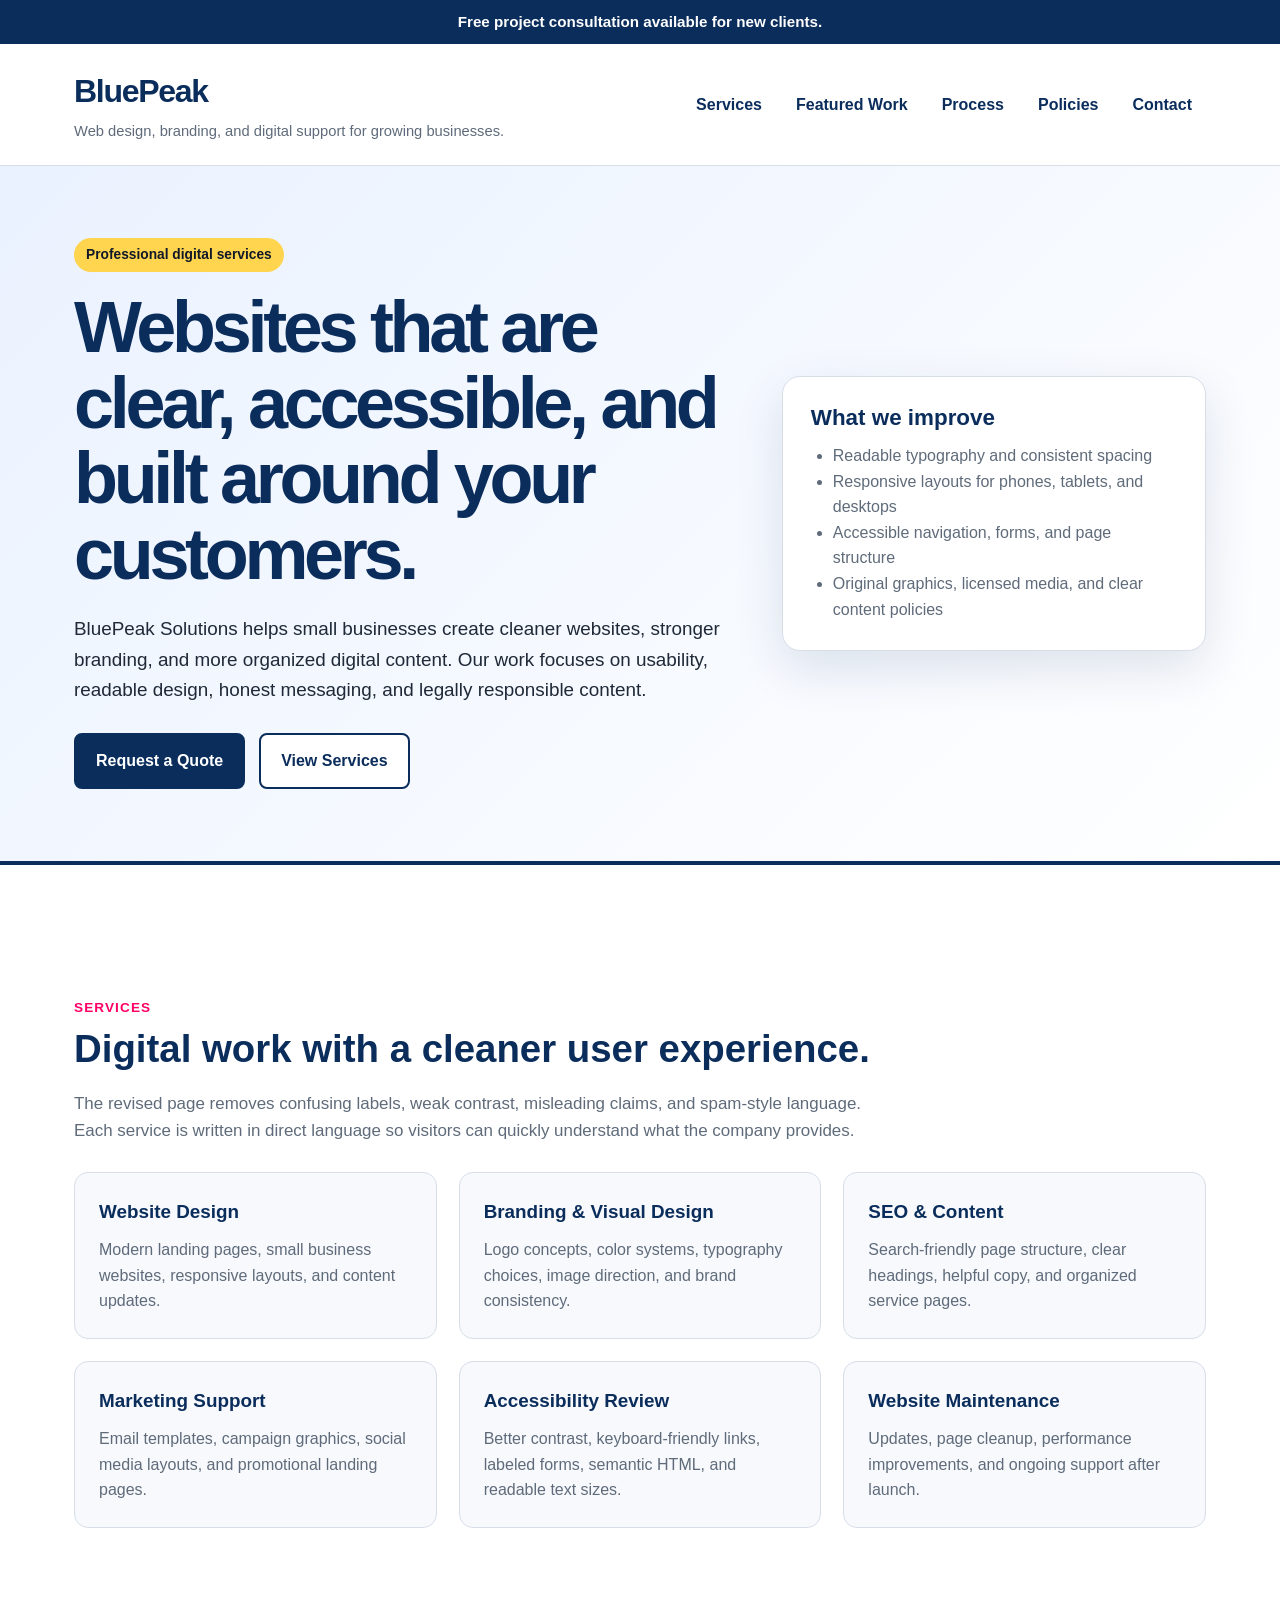
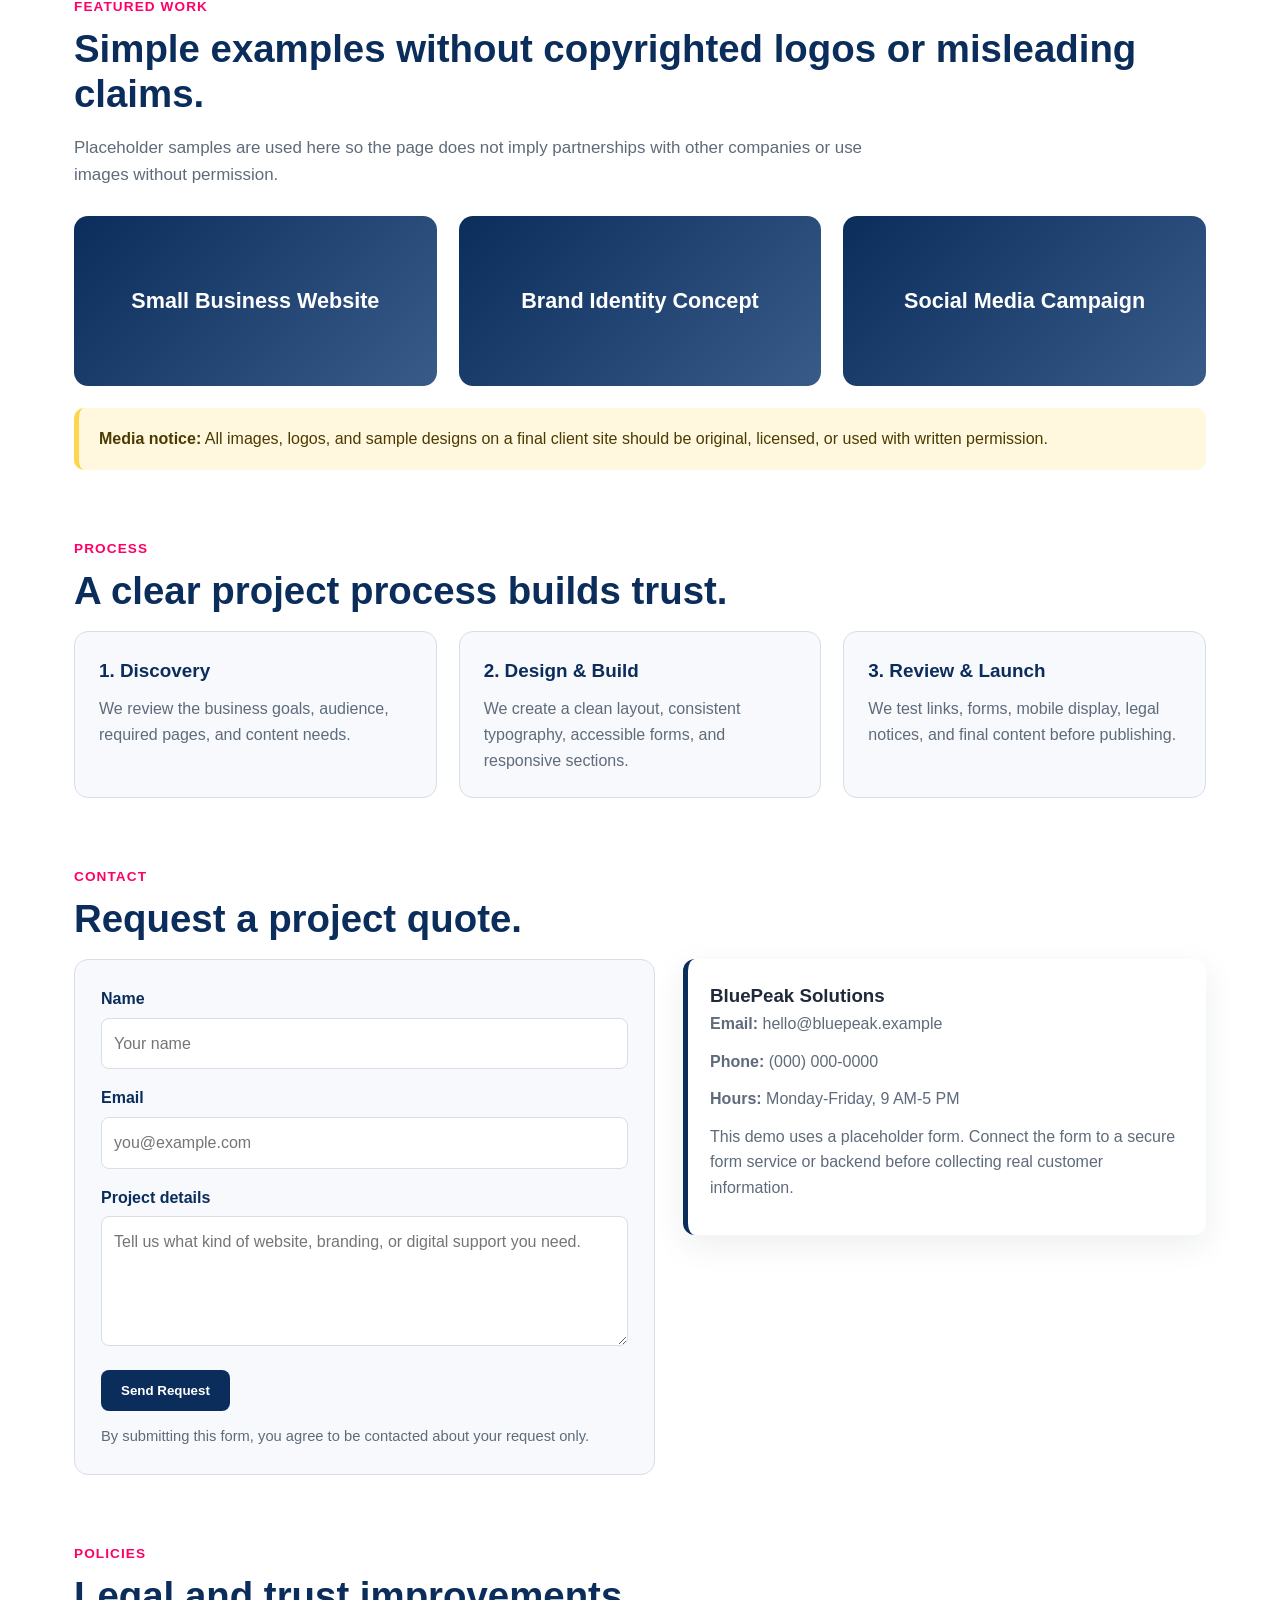
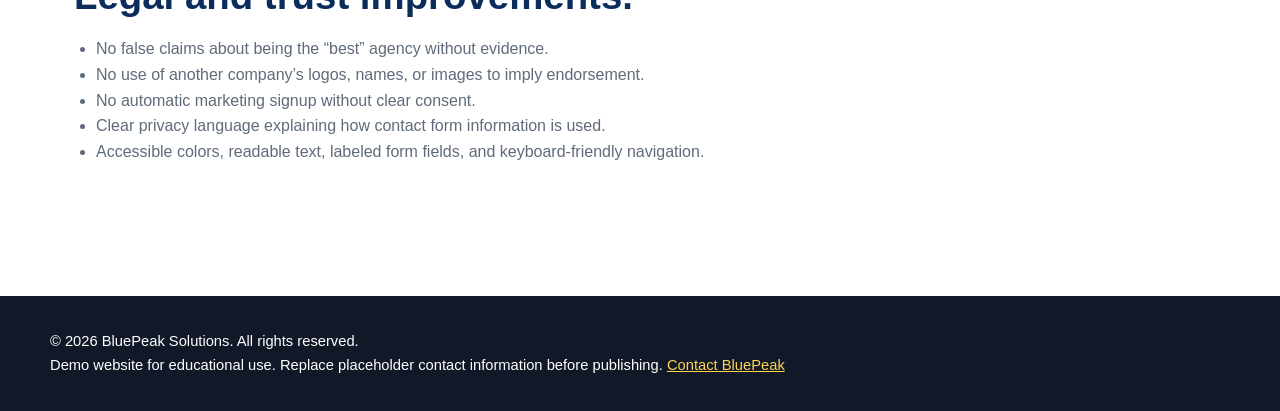
<file: index3.html>
<!DOCTYPE html>
<html lang="en">
<head>
  <meta charset="UTF-8" />
  <meta name="viewport" content="width=device-width, initial-scale=1.0" />
  <meta name="description" content="BluePeak Solutions builds accessible websites, branding, content, and digital design services for small businesses." />
  <title>BluePeak Solutions | Web Design & Digital Services</title>

  <style>
    :root {
      --blue: #0b2d5c;
      --blue-light: #eaf2ff;
      --yellow: #ffd54f;
      --pink-accent: #ff0066;
      --text: #1f2937;
      --muted: #5f6b7a;
      --white: #ffffff;
      --border: #d7dee8;
      --section: #f7f9fc;
    }

    * {
      box-sizing: border-box;
      margin: 0;
      padding: 0;
    }

    html {
      scroll-behavior: smooth;
    }

    body {
      font-family: Arial, Helvetica, sans-serif;
      color: var(--text);
      background: var(--white);
      line-height: 1.6;
      font-size: 16px;
    }

    .skip-link {
      position: absolute;
      left: -999px;
      top: 10px;
      background: var(--yellow);
      color: #111827;
      padding: 10px 14px;
      z-index: 1000;
      font-weight: 700;
    }

    .skip-link:focus {
      left: 10px;
    }

    .top-bar {
      background: var(--blue);
      color: var(--white);
      text-align: center;
      padding: 10px 16px;
      font-size: 0.95rem;
      font-weight: 600;
    }

    header {
      background: var(--white);
      border-bottom: 1px solid var(--border);
    }

    .header-inner {
      max-width: 1180px;
      margin: 0 auto;
      padding: 22px 24px;
      display: flex;
      justify-content: space-between;
      align-items: center;
      gap: 24px;
    }

    .logo {
      color: var(--blue);
      font-size: 2rem;
      font-weight: 800;
      letter-spacing: -0.04em;
    }

    .tagline {
      color: var(--muted);
      font-size: 0.92rem;
      margin-top: 2px;
    }

    nav ul {
      display: flex;
      gap: 6px;
      list-style: none;
      flex-wrap: wrap;
    }

    nav a {
      color: var(--blue);
      text-decoration: none;
      font-weight: 700;
      padding: 10px 14px;
      border-radius: 6px;
    }

    nav a:hover,
    nav a:focus {
      background: var(--blue-light);
      outline: none;
    }

    .hero {
      background: linear-gradient(135deg, var(--blue-light) 0%, #ffffff 100%);
      border-bottom: 4px solid var(--blue);
    }

    .hero-inner {
      max-width: 1180px;
      margin: 0 auto;
      padding: 72px 24px;
      display: grid;
      grid-template-columns: 1.4fr 0.9fr;
      gap: 48px;
      align-items: center;
    }

    .badge {
      display: inline-block;
      background: var(--yellow);
      color: #111827;
      padding: 6px 12px;
      border-radius: 999px;
      font-size: 0.86rem;
      font-weight: 700;
      margin-bottom: 18px;
    }

    h1 {
      color: var(--blue);
      font-size: clamp(2.4rem, 6vw, 4.5rem);
      line-height: 1.05;
      letter-spacing: -0.06em;
      margin-bottom: 22px;
    }

    .hero p {
      color: var(--text);
      font-size: 1.18rem;
      max-width: 720px;
      margin-bottom: 28px;
    }

    .button-group {
      display: flex;
      gap: 14px;
      flex-wrap: wrap;
    }

    .button {
      display: inline-block;
      background: var(--blue);
      color: var(--white);
      padding: 13px 20px;
      border-radius: 8px;
      font-weight: 800;
      text-decoration: none;
      border: 2px solid var(--blue);
    }

    .button.secondary {
      background: var(--white);
      color: var(--blue);
    }

    .hero-card {
      background: var(--white);
      border: 1px solid var(--border);
      border-radius: 18px;
      padding: 28px;
      box-shadow: 0 18px 50px rgba(11, 45, 92, 0.12);
    }

    .hero-card h2 {
      color: var(--blue);
      font-size: 1.4rem;
      margin-bottom: 12px;
    }

    .hero-card ul {
      padding-left: 22px;
      color: var(--muted);
    }

    main {
      max-width: 1180px;
      margin: 0 auto;
      padding: 64px 24px;
    }

    section {
      margin-bottom: 68px;
    }

    .section-label {
      color: var(--pink-accent);
      font-size: 0.85rem;
      font-weight: 800;
      letter-spacing: 0.08em;
      text-transform: uppercase;
      margin-bottom: 8px;
    }

    h2 {
      color: var(--blue);
      font-size: clamp(1.8rem, 3vw, 2.5rem);
      line-height: 1.18;
      margin-bottom: 18px;
    }

    .section-intro {
      color: var(--muted);
      font-size: 1.06rem;
      max-width: 820px;
      margin-bottom: 28px;
    }

    .services-grid,
    .work-grid {
      display: grid;
      grid-template-columns: repeat(3, 1fr);
      gap: 22px;
    }

    .card {
      background: var(--section);
      border: 1px solid var(--border);
      border-radius: 14px;
      padding: 24px;
    }

    .card h3 {
      color: var(--blue);
      font-size: 1.18rem;
      margin-bottom: 10px;
    }

    .card p {
      color: var(--muted);
    }

    .work-sample {
      min-height: 170px;
      border-radius: 14px;
      background: linear-gradient(135deg, var(--blue), #385b89);
      color: var(--white);
      display: flex;
      align-items: center;
      justify-content: center;
      text-align: center;
      padding: 24px;
      font-weight: 800;
      font-size: 1.35rem;
    }

    .notice {
      background: #fff8df;
      border-left: 5px solid var(--yellow);
      padding: 18px 20px;
      border-radius: 10px;
      color: #4b3b00;
      margin-top: 22px;
    }

    .contact-layout {
      display: grid;
      grid-template-columns: 1fr 0.9fr;
      gap: 28px;
      align-items: start;
    }

    form {
      background: var(--section);
      border: 1px solid var(--border);
      border-radius: 14px;
      padding: 26px;
    }

    label {
      display: block;
      font-weight: 700;
      color: var(--blue);
      margin-bottom: 6px;
    }

    input,
    textarea {
      width: 100%;
      border: 1px solid var(--border);
      border-radius: 8px;
      padding: 12px;
      font: inherit;
      margin-bottom: 16px;
      background: var(--white);
      color: var(--text);
    }

    textarea {
      min-height: 130px;
      resize: vertical;
    }

    button {
      background: var(--blue);
      color: var(--white);
      border: 0;
      border-radius: 8px;
      padding: 13px 20px;
      font-weight: 800;
      cursor: pointer;
    }

    button:hover,
    button:focus {
      background: #163f77;
      outline: 3px solid var(--yellow);
      outline-offset: 2px;
    }

    .contact-info {
      border-left: 5px solid var(--blue);
      padding: 22px;
      background: var(--white);
      box-shadow: 0 10px 32px rgba(31, 41, 55, 0.08);
      border-radius: 12px;
    }

    .contact-info p {
      margin-bottom: 12px;
      color: var(--muted);
    }

    .legal-list {
      padding-left: 22px;
      color: var(--muted);
    }

    footer {
      background: #111827;
      color: var(--white);
      padding: 34px 24px;
      font-size: 0.92rem;
    }

    .footer-inner {
      max-width: 1180px;
      margin: 0 auto;
    }

    footer a {
      color: var(--yellow);
    }

    @media (max-width: 900px) {
      .header-inner,
      .hero-inner,
      .contact-layout {
        grid-template-columns: 1fr;
        display: block;
      }

      nav ul {
        margin-top: 18px;
      }

      .hero-card {
        margin-top: 28px;
      }

      .services-grid,
      .work-grid {
        grid-template-columns: 1fr 1fr;
      }
    }

    @media (max-width: 600px) {
      .header-inner {
        padding: 18px;
      }

      nav ul {
        flex-direction: column;
        align-items: stretch;
      }

      nav a {
        display: block;
      }

      .services-grid,
      .work-grid {
        grid-template-columns: 1fr;
      }

      main,
      .hero-inner {
        padding-left: 18px;
        padding-right: 18px;
      }
    }
  </style>
</head>

<body>
  <a class="skip-link" href="#main-content">Skip to main content</a>

  <div class="top-bar">
    Free project consultation available for new clients.
  </div>

  <header>
    <div class="header-inner">
      <div>
        <div class="logo">BluePeak</div>
        <p class="tagline">Web design, branding, and digital support for growing businesses.</p>
      </div>

      <nav aria-label="Main navigation">
        <ul>
          <li><a href="#services">Services</a></li>
          <li><a href="#work">Featured Work</a></li>
          <li><a href="#process">Process</a></li>
          <li><a href="#legal">Policies</a></li>
          <li><a href="#contact">Contact</a></li>
        </ul>
      </nav>
    </div>
  </header>

  <section class="hero">
    <div class="hero-inner">
      <div>
        <span class="badge">Professional digital services</span>
        <h1>Websites that are clear, accessible, and built around your customers.</h1>
        <p>
          BluePeak Solutions helps small businesses create cleaner websites, stronger branding,
          and more organized digital content. Our work focuses on usability, readable design,
          honest messaging, and legally responsible content.
        </p>
        <div class="button-group">
          <a class="button" href="#contact">Request a Quote</a>
          <a class="button secondary" href="#services">View Services</a>
        </div>
      </div>

      <aside class="hero-card" aria-label="BluePeak highlights">
        <h2>What we improve</h2>
        <ul>
          <li>Readable typography and consistent spacing</li>
          <li>Responsive layouts for phones, tablets, and desktops</li>
          <li>Accessible navigation, forms, and page structure</li>
          <li>Original graphics, licensed media, and clear content policies</li>
        </ul>
      </aside>
    </div>
  </section>

  <main id="main-content">
    <section id="services">
      <p class="section-label">Services</p>
      <h2>Digital work with a cleaner user experience.</h2>
      <p class="section-intro">
        The revised page removes confusing labels, weak contrast, misleading claims, and
        spam-style language. Each service is written in direct language so visitors can quickly
        understand what the company provides.
      </p>

      <div class="services-grid">
        <article class="card">
          <h3>Website Design</h3>
          <p>Modern landing pages, small business websites, responsive layouts, and content updates.</p>
        </article>
        <article class="card">
          <h3>Branding & Visual Design</h3>
          <p>Logo concepts, color systems, typography choices, image direction, and brand consistency.</p>
        </article>
        <article class="card">
          <h3>SEO & Content</h3>
          <p>Search-friendly page structure, clear headings, helpful copy, and organized service pages.</p>
        </article>
        <article class="card">
          <h3>Marketing Support</h3>
          <p>Email templates, campaign graphics, social media layouts, and promotional landing pages.</p>
        </article>
        <article class="card">
          <h3>Accessibility Review</h3>
          <p>Better contrast, keyboard-friendly links, labeled forms, semantic HTML, and readable text sizes.</p>
        </article>
        <article class="card">
          <h3>Website Maintenance</h3>
          <p>Updates, page cleanup, performance improvements, and ongoing support after launch.</p>
        </article>
      </div>
    </section>

    <section id="work">
      <p class="section-label">Featured work</p>
      <h2>Simple examples without copyrighted logos or misleading claims.</h2>
      <p class="section-intro">
        Placeholder samples are used here so the page does not imply partnerships with other
        companies or use images without permission.
      </p>

      <div class="work-grid">
        <div class="work-sample">Small Business Website</div>
        <div class="work-sample">Brand Identity Concept</div>
        <div class="work-sample">Social Media Campaign</div>
      </div>

      <div class="notice">
        <strong>Media notice:</strong> All images, logos, and sample designs on a final client site
        should be original, licensed, or used with written permission.
      </div>
    </section>

    <section id="process">
      <p class="section-label">Process</p>
      <h2>A clear project process builds trust.</h2>
      <div class="services-grid">
        <article class="card">
          <h3>1. Discovery</h3>
          <p>We review the business goals, audience, required pages, and content needs.</p>
        </article>
        <article class="card">
          <h3>2. Design & Build</h3>
          <p>We create a clean layout, consistent typography, accessible forms, and responsive sections.</p>
        </article>
        <article class="card">
          <h3>3. Review & Launch</h3>
          <p>We test links, forms, mobile display, legal notices, and final content before publishing.</p>
        </article>
      </div>
    </section>

    <section id="contact">
      <p class="section-label">Contact</p>
      <h2>Request a project quote.</h2>
      <div class="contact-layout">
        <form action="#" method="post">
          <label for="name">Name</label>
          <input id="name" name="name" type="text" autocomplete="name" placeholder="Your name" required />

          <label for="email">Email</label>
          <input id="email" name="email" type="email" autocomplete="email" placeholder="you@example.com" required />

          <label for="project">Project details</label>
          <textarea id="project" name="project" placeholder="Tell us what kind of website, branding, or digital support you need." required></textarea>

          <button type="submit">Send Request</button>
          <p class="section-intro" style="font-size:0.92rem; margin-top:14px; margin-bottom:0;">
            By submitting this form, you agree to be contacted about your request only.
          </p>
        </form>

        <aside class="contact-info">
          <h3>BluePeak Solutions</h3>
          <p><strong>Email:</strong> hello@bluepeak.example</p>
          <p><strong>Phone:</strong> (000) 000-0000</p>
          <p><strong>Hours:</strong> Monday-Friday, 9 AM-5 PM</p>
          <p>
            This demo uses a placeholder form. Connect the form to a secure form service
            or backend before collecting real customer information.
          </p>
        </aside>
      </div>
    </section>

    <section id="legal">
      <p class="section-label">Policies</p>
      <h2>Legal and trust improvements.</h2>
      <ul class="legal-list">
        <li>No false claims about being the “best” agency without evidence.</li>
        <li>No use of another company’s logos, names, or images to imply endorsement.</li>
        <li>No automatic marketing signup without clear consent.</li>
        <li>Clear privacy language explaining how contact form information is used.</li>
        <li>Accessible colors, readable text, labeled form fields, and keyboard-friendly navigation.</li>
      </ul>
    </section>
  </main>

  <footer>
    <div class="footer-inner">
      <p>© 2026 BluePeak Solutions. All rights reserved.</p>
      <p>
        Demo website for educational use. Replace placeholder contact information before publishing.
        <a href="#contact">Contact BluePeak</a>
      </p>
    </div>
  </footer>
</body>
</html>
</file>
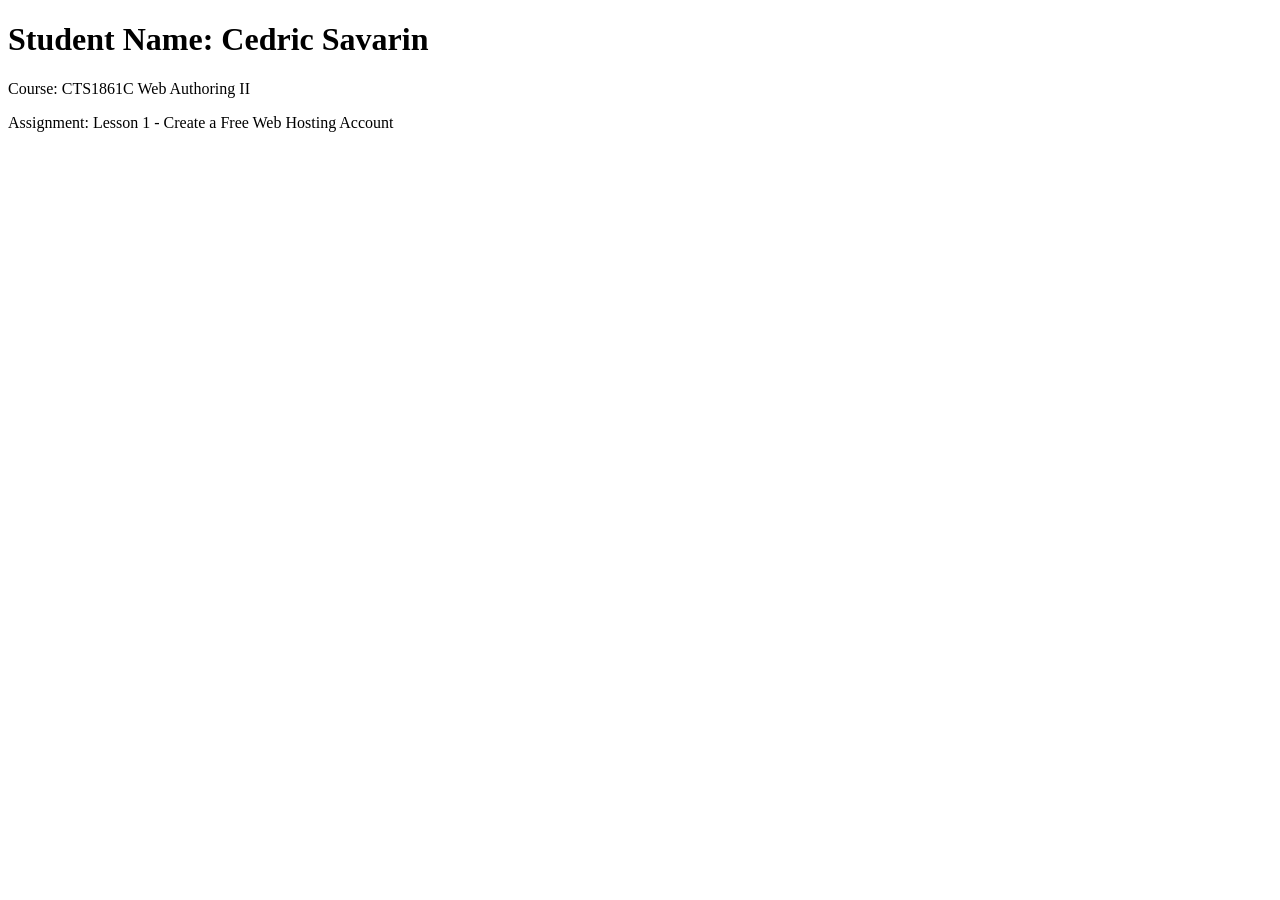
<file: main.html>
<!DOCTYPE html>
<html lang="en">
<head>
  <meta charset="UTF-8">
  <meta name="viewport" content="width=device-width, initial-scale=1.0">
  <title>Lesson 1 - Create a Free Web Hosting Account</title>
</head>
<body>
  <h1>Student Name: Cedric Savarin</h1>
  <p>Course: CTS1861C Web Authoring II</p>
  <p>Assignment: Lesson 1 - Create a Free Web Hosting Account</p>
</body>
</html>
</file>
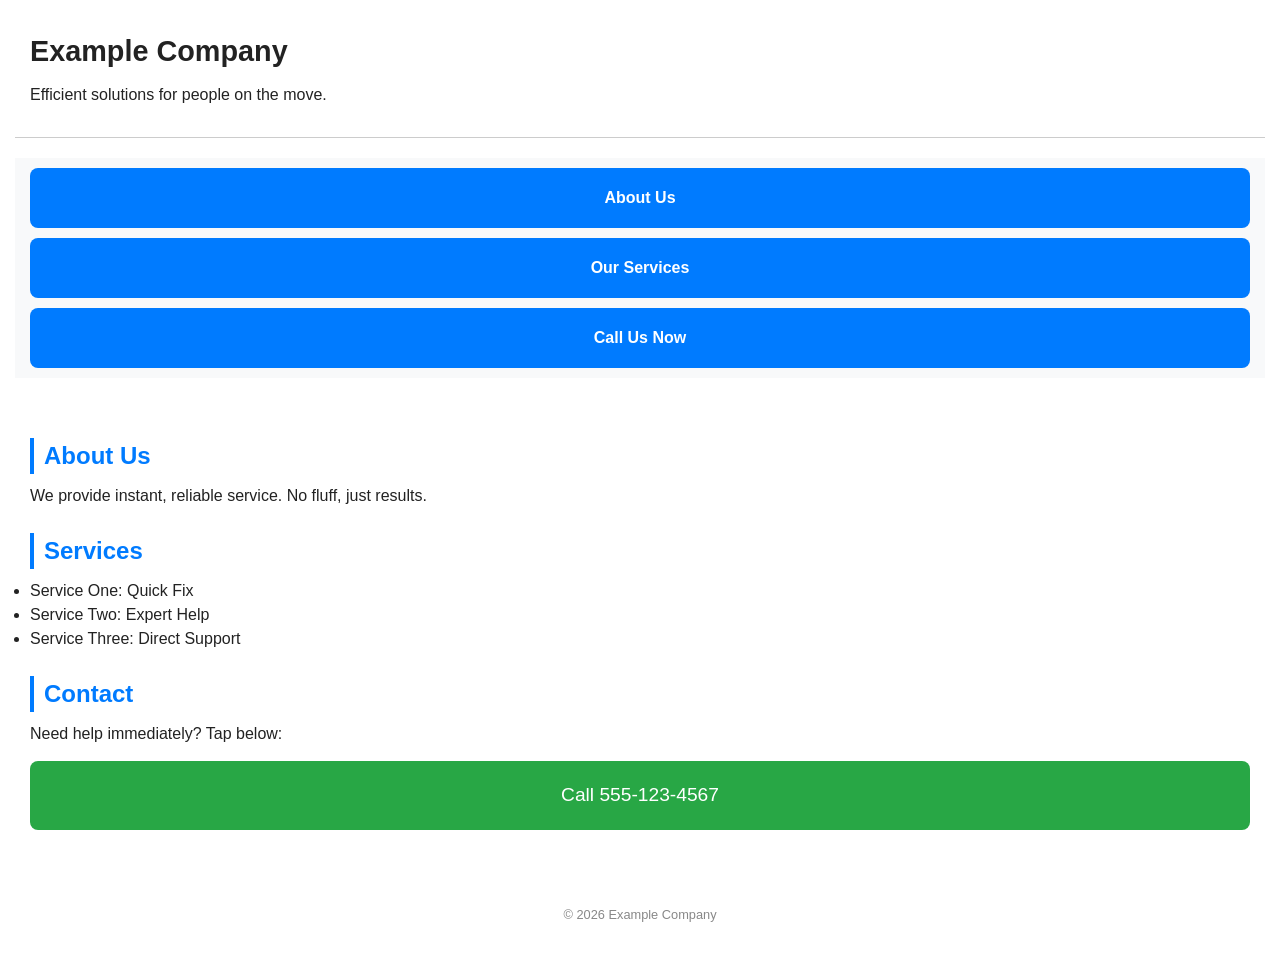
<file: Persona.html>
<!DOCTYPE html>
<html lang="en">
<head>
  <meta charset="UTF-8">
  <meta name="viewport" content="width=device-width, initial-scale=1.0">
  <meta name="persona" content="Mobile-Only User">
  <title>Example Co. | Fast & Reliable</title>
  <link rel="stylesheet" href="style.css">
  <style>
    /* Mobile-First Reset */
    * { box-sizing: border-box; margin: 0; padding: 0; }
    body { font-family: -apple-system, BlinkMacSystemFont, "Segoe UI", Roboto, sans-serif; line-height: 1.5; color: #222; padding: 15px; }
    
    /* Touch-Friendly Navigation */
    nav { display: flex; flex-direction: column; gap: 10px; margin: 20px 0; }
    nav a { 
      background: #007bff; color: white; padding: 18px; text-align: center; 
      text-decoration: none; border-radius: 8px; font-weight: bold; font-size: 1rem;
    }
    
    /* Readable Typography */
    h1 { font-size: 1.8rem; margin-bottom: 10px; }
    h2 { font-size: 1.5rem; margin: 25px 0 10px; color: #007bff; }
    p { margin-bottom: 15px; }
    
    /* Actionable Contact Area */
    .cta-button { 
      display: block; width: 100%; padding: 20px; background: #28a745; 
      color: white; text-align: center; text-decoration: none; border-radius: 8px; 
      font-size: 1.2rem; margin-top: 10px; 
    }
  </style>
</head>
<body>

  <header>
    <h1>Example Company</h1>
    <p>Efficient solutions for people on the move.</p>
  </header>

  <nav>
    <a href="#about">About Us</a>
    <a href="#services">Our Services</a>
    <a href="tel:5551234567">Call Us Now</a>
  </nav>

  <main>
    <section id="about">
      <h2>About Us</h2>
      <p>We provide instant, reliable service. No fluff, just results.</p>
    </section>

    <section id="services">
      <h2>Services</h2>
      <ul>
        <li>Service One: Quick Fix</li>
        <li>Service Two: Expert Help</li>
        <li>Service Three: Direct Support</li>
      </ul>
    </section>

    <section>
      <h2>Contact</h2>
      <p>Need help immediately? Tap below:</p>
      <a href="tel:5551234567" class="cta-button">Call 555-123-4567</a>
    </section>
  </main>

  <footer style="margin-top: 40px; font-size: 0.8rem; text-align: center;">
    <p>© 2026 Example Company</p>
  </footer>

</body>
</html>
</file>
<file: style.css>
/* --- Variables & Reset --- */
:root {
  --primary: #007bff;
  --bg: #ffffff;
  --text: #222;
  --accent: #f8f9fa;
}

body {
  font-family: -apple-system, BlinkMacSystemFont, "Segoe UI", Roboto, sans-serif;
  line-height: 1.6;
  margin: 0;
  padding: 0;
  color: var(--text);
}

/* --- Layout Components --- */
header {
  background: var(--bg);
  padding: 15px;
  border-bottom: 1px solid #ccc;
  position: sticky;
  top: 0;
  z-index: 100;
}

nav {
  display: flex;
  gap: 10px;
  padding: 10px 15px;
  overflow-x: auto;
  background: var(--accent);
}

nav a {
  padding: 10px 20px;
  background: #ddd;
  border-radius: 20px;
  text-decoration: none;
  color: #333;
  font-size: 0.9rem;
  white-space: nowrap;
}

nav a:active {
  background: var(--primary);
  color: white;
}

main {
  padding: 15px;
}

h2 {
  color: var(--primary);
  border-left: 4px solid var(--primary);
  padding-left: 10px;
  margin-top: 2rem;
}

/* --- Touch-Optimized Elements --- */
.btn {
  display: block;
  padding: 18px;
  margin: 15px 0;
  background: var(--primary);
  color: white;
  text-align: center;
  border-radius: 12px;
  text-decoration: none;
  font-weight: bold;
  font-size: 1.1rem;
}

.btn:active {
  transform: scale(0.98);
  background: #0056b3;
}

footer {
  padding: 20px;
  text-align: center;
  color: #888;
  font-size: 0.8rem;
}
</file>
